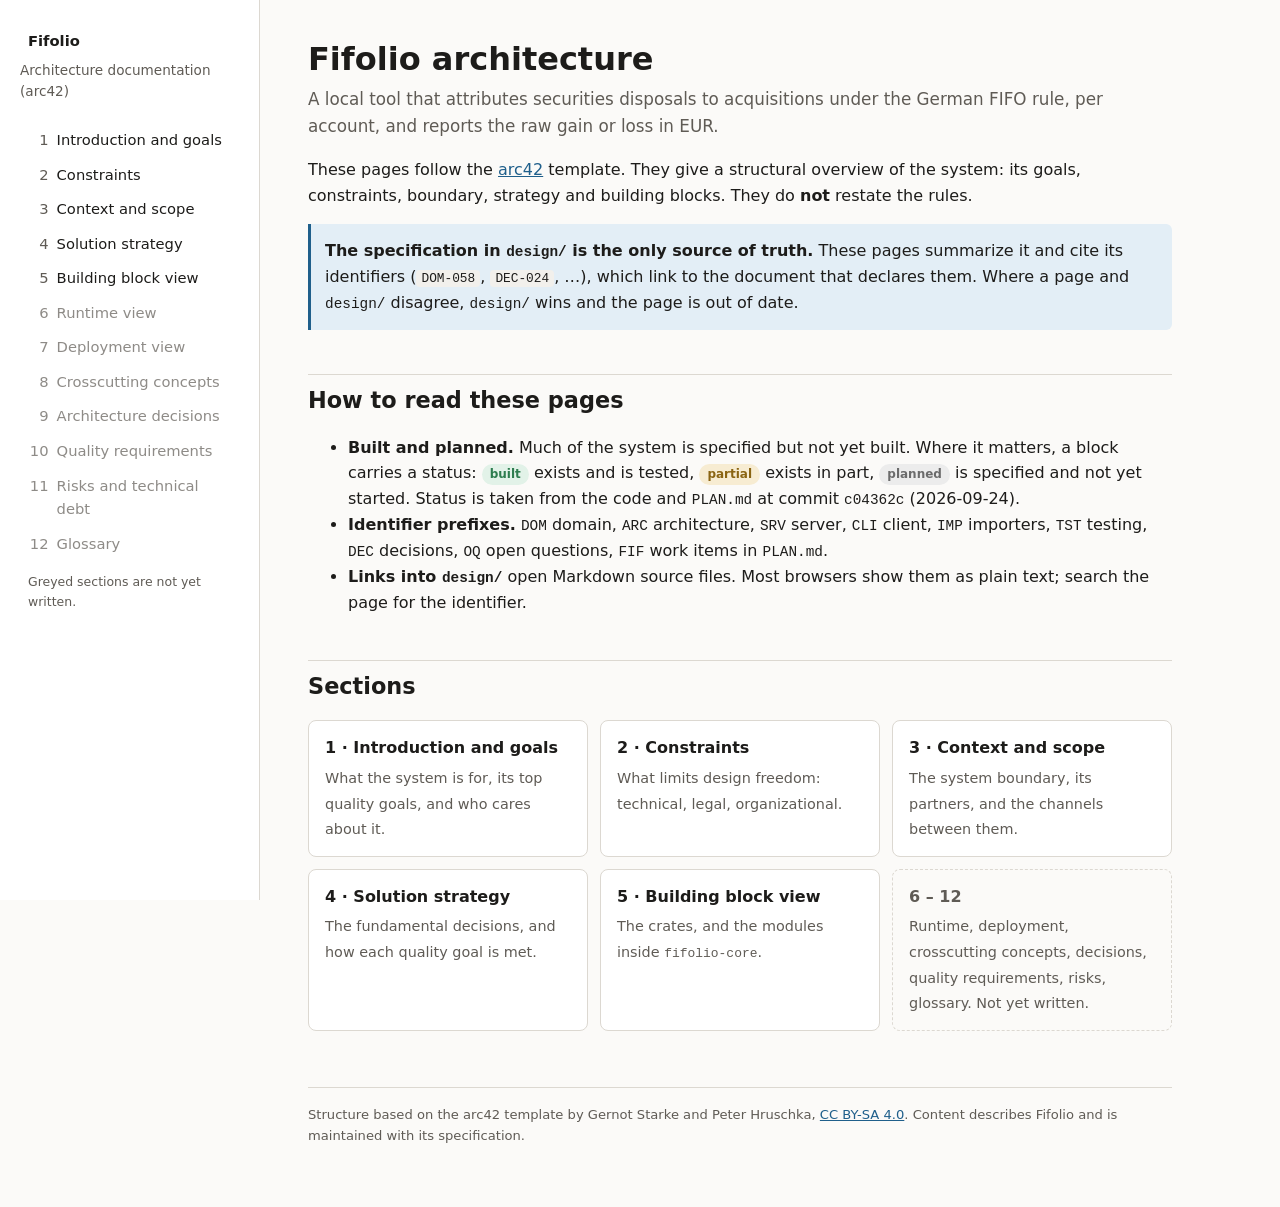
<file: docs/architecture/index.html>
<!DOCTYPE html>
<html lang="en">
<head>
<meta charset="utf-8">
<meta name="viewport" content="width=device-width, initial-scale=1">
<title>Fifolio Architecture</title>
<link rel="stylesheet" href="style.css">
</head>
<body>
<div class="layout">
<nav class="sidebar" aria-label="Sections">
  <a class="brand" href="index.html">Fifolio</a>
  <p class="brand-sub">Architecture documentation (arc42)</p>
  <ol>
    <li><a href="01-introduction-and-goals.html"><span class="num">1</span>Introduction and goals</a></li>
    <li><a href="02-constraints.html"><span class="num">2</span>Constraints</a></li>
    <li><a href="03-context-and-scope.html"><span class="num">3</span>Context and scope</a></li>
    <li><a href="04-solution-strategy.html"><span class="num">4</span>Solution strategy</a></li>
    <li><a href="05-building-block-view.html"><span class="num">5</span>Building block view</a></li>
    <li><span class="todo"><span class="num">6</span>Runtime view</span></li>
    <li><span class="todo"><span class="num">7</span>Deployment view</span></li>
    <li><span class="todo"><span class="num">8</span>Crosscutting concepts</span></li>
    <li><span class="todo"><span class="num">9</span>Architecture decisions</span></li>
    <li><span class="todo"><span class="num">10</span>Quality requirements</span></li>
    <li><span class="todo"><span class="num">11</span>Risks and technical debt</span></li>
    <li><span class="todo"><span class="num">12</span>Glossary</span></li>
  </ol>
  <p class="legend">Greyed sections are not yet written.</p>
</nav>
<main>
  <h1>Fifolio architecture</h1>
  <p class="lead">A local tool that attributes securities disposals to acquisitions under the German FIFO rule, per account, and reports the raw gain or loss in EUR.</p>

  <p>These pages follow the <a href="https://arc42.org/">arc42</a> template. They give a structural overview of the system: its goals, constraints, boundary, strategy and building blocks. They do <strong>not</strong> restate the rules.</p>

  <div class="note">
    <p><strong>The specification in <code>design/</code> is the only source of truth.</strong> These pages summarize it and cite its identifiers (<span class="ref">DOM-058</span>, <span class="ref">DEC-024</span>, …), which link to the document that declares them. Where a page and <code>design/</code> disagree, <code>design/</code> wins and the page is out of date.</p>
  </div>

  <h2>How to read these pages</h2>
  <ul>
    <li><strong>Built and planned.</strong> Much of the system is specified but not yet built. Where it matters, a block carries a status:
      <span class="badge built">built</span> exists and is tested,
      <span class="badge partial">partial</span> exists in part,
      <span class="badge planned">planned</span> is specified and not yet started.
      Status is taken from the code and <code>PLAN.md</code> at commit <code>c04362c</code> (2026-09-24).</li>
    <li><strong>Identifier prefixes.</strong> <code>DOM</code> domain, <code>ARC</code> architecture, <code>SRV</code> server, <code>CLI</code> client, <code>IMP</code> importers, <code>TST</code> testing, <code>DEC</code> decisions, <code>OQ</code> open questions, <code>FIF</code> work items in <code>PLAN.md</code>.</li>
    <li><strong>Links into <code>design/</code></strong> open Markdown source files. Most browsers show them as plain text; search the page for the identifier.</li>
  </ul>

  <h2>Sections</h2>
  <div class="cards">
    <a class="card" href="01-introduction-and-goals.html"><strong>1 · Introduction and goals</strong><span>What the system is for, its top quality goals, and who cares about it.</span></a>
    <a class="card" href="02-constraints.html"><strong>2 · Constraints</strong><span>What limits design freedom: technical, legal, organizational.</span></a>
    <a class="card" href="03-context-and-scope.html"><strong>3 · Context and scope</strong><span>The system boundary, its partners, and the channels between them.</span></a>
    <a class="card" href="04-solution-strategy.html"><strong>4 · Solution strategy</strong><span>The fundamental decisions, and how each quality goal is met.</span></a>
    <a class="card" href="05-building-block-view.html"><strong>5 · Building block view</strong><span>The crates, and the modules inside <code>fifolio-core</code>.</span></a>
    <div class="card todo"><strong>6 – 12</strong><span>Runtime, deployment, crosscutting concepts, decisions, quality requirements, risks, glossary. Not yet written.</span></div>
  </div>

  <footer class="page-footer">
    Structure based on the arc42 template by Gernot Starke and Peter Hruschka, <a href="https://arc42.org/license/">CC BY-SA 4.0</a>. Content describes Fifolio and is maintained with its specification.
  </footer>
</main>
</div>
</body>
</html>
</file>
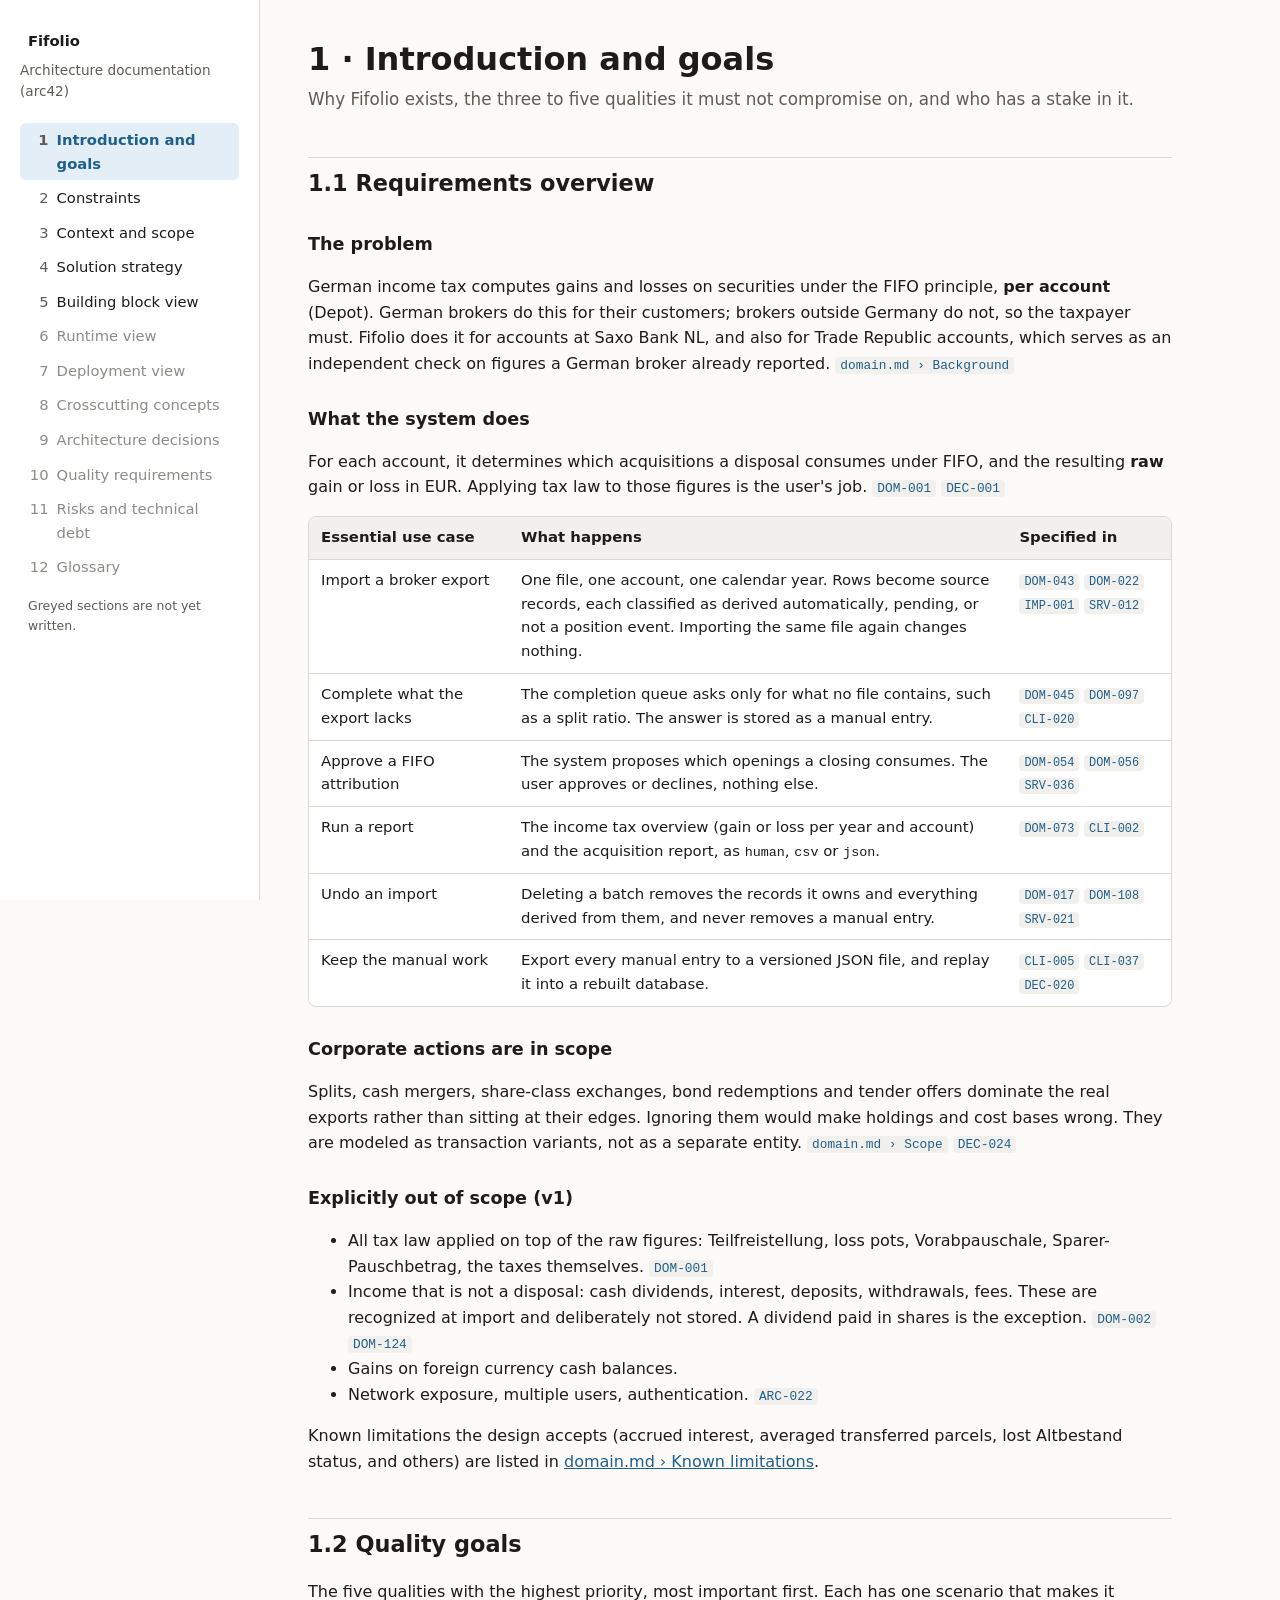
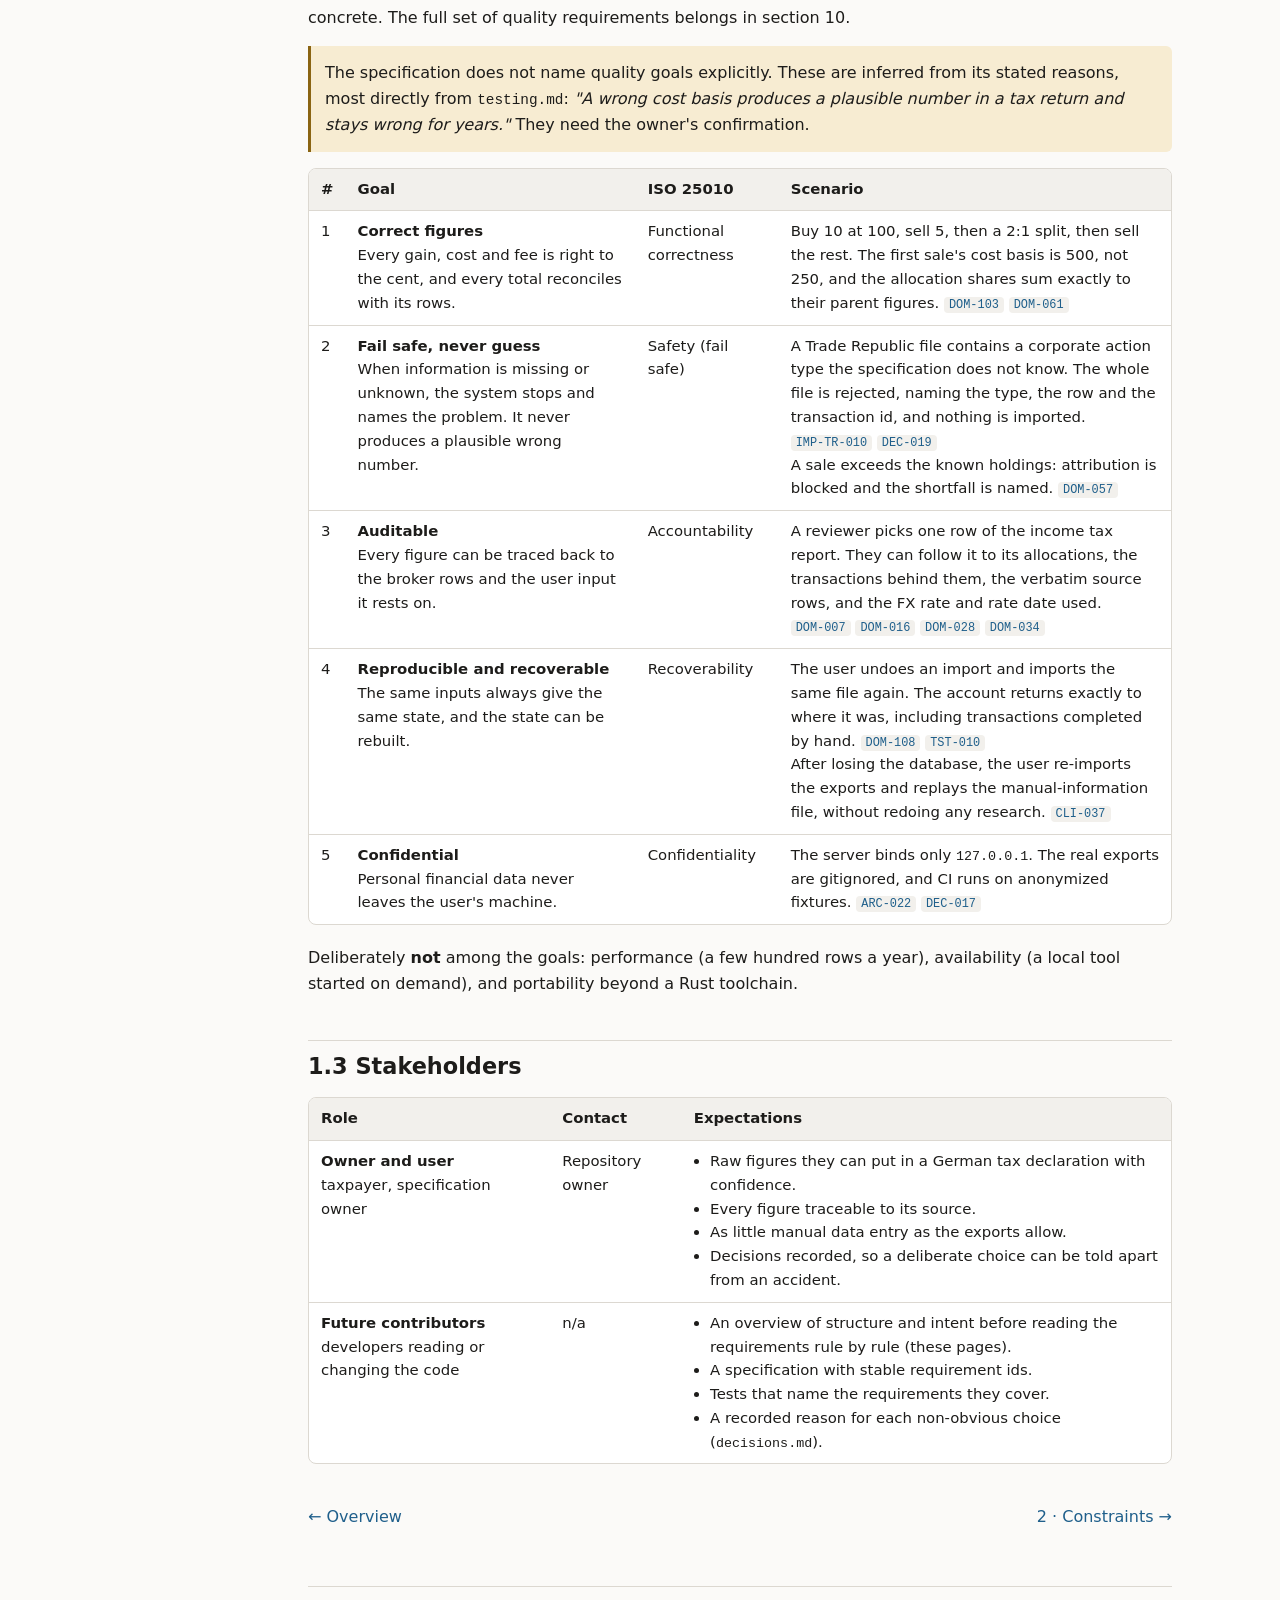
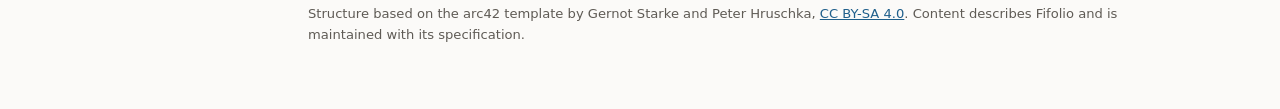
<file: docs/architecture/01-introduction-and-goals.html>
<!DOCTYPE html>
<html lang="en">
<head>
<meta charset="utf-8">
<meta name="viewport" content="width=device-width, initial-scale=1">
<title>Introduction and Goals</title>
<link rel="stylesheet" href="style.css">
</head>
<body>
<div class="layout">
<nav class="sidebar" aria-label="Sections">
  <a class="brand" href="index.html">Fifolio</a>
  <p class="brand-sub">Architecture documentation (arc42)</p>
  <ol>
    <li><a href="01-introduction-and-goals.html" aria-current="page"><span class="num">1</span>Introduction and goals</a></li>
    <li><a href="02-constraints.html"><span class="num">2</span>Constraints</a></li>
    <li><a href="03-context-and-scope.html"><span class="num">3</span>Context and scope</a></li>
    <li><a href="04-solution-strategy.html"><span class="num">4</span>Solution strategy</a></li>
    <li><a href="05-building-block-view.html"><span class="num">5</span>Building block view</a></li>
    <li><span class="todo"><span class="num">6</span>Runtime view</span></li>
    <li><span class="todo"><span class="num">7</span>Deployment view</span></li>
    <li><span class="todo"><span class="num">8</span>Crosscutting concepts</span></li>
    <li><span class="todo"><span class="num">9</span>Architecture decisions</span></li>
    <li><span class="todo"><span class="num">10</span>Quality requirements</span></li>
    <li><span class="todo"><span class="num">11</span>Risks and technical debt</span></li>
    <li><span class="todo"><span class="num">12</span>Glossary</span></li>
  </ol>
  <p class="legend">Greyed sections are not yet written.</p>
</nav>
<main>
  <h1>1 · Introduction and goals</h1>
  <p class="lead">Why Fifolio exists, the three to five qualities it must not compromise on, and who has a stake in it.</p>

  <h2 id="requirements">1.1 Requirements overview</h2>

  <h3>The problem</h3>
  <p>German income tax computes gains and losses on securities under the FIFO principle, <strong>per account</strong> (Depot). German brokers do this for their customers; brokers outside Germany do not, so the taxpayer must. Fifolio does it for accounts at Saxo Bank NL, and also for Trade Republic accounts, which serves as an independent check on figures a German broker already reported. <a class="ref" href="../../design/domain.md">domain.md › Background</a></p>

  <h3>What the system does</h3>
  <p>For each account, it determines which acquisitions a disposal consumes under FIFO, and the resulting <strong>raw</strong> gain or loss in EUR. Applying tax law to those figures is the user's job. <a class="ref" href="../../design/domain.md">DOM-001</a> <a class="ref" href="../../design/decisions.md">DEC-001</a></p>

  <div class="table-wrap"><table>
    <thead><tr><th>Essential use case</th><th>What happens</th><th>Specified in</th></tr></thead>
    <tbody>
      <tr><td>Import a broker export</td><td>One file, one account, one calendar year. Rows become source records, each classified as derived automatically, pending, or not a position event. Importing the same file again changes nothing.</td><td><a class="ref" href="../../design/domain.md">DOM-043</a> <a class="ref" href="../../design/domain.md">DOM-022</a> <a class="ref" href="../../design/importers.md">IMP-001</a> <a class="ref" href="../../design/server.md">SRV-012</a></td></tr>
      <tr><td>Complete what the export lacks</td><td>The completion queue asks only for what no file contains, such as a split ratio. The answer is stored as a manual entry.</td><td><a class="ref" href="../../design/domain.md">DOM-045</a> <a class="ref" href="../../design/domain.md">DOM-097</a> <a class="ref" href="../../design/cli.md">CLI-020</a></td></tr>
      <tr><td>Approve a FIFO attribution</td><td>The system proposes which openings a closing consumes. The user approves or declines, nothing else.</td><td><a class="ref" href="../../design/domain.md">DOM-054</a> <a class="ref" href="../../design/domain.md">DOM-056</a> <a class="ref" href="../../design/server.md">SRV-036</a></td></tr>
      <tr><td>Run a report</td><td>The income tax overview (gain or loss per year and account) and the acquisition report, as <code>human</code>, <code>csv</code> or <code>json</code>.</td><td><a class="ref" href="../../design/domain.md">DOM-073</a> <a class="ref" href="../../design/cli.md">CLI-002</a></td></tr>
      <tr><td>Undo an import</td><td>Deleting a batch removes the records it owns and everything derived from them, and never removes a manual entry.</td><td><a class="ref" href="../../design/domain.md">DOM-017</a> <a class="ref" href="../../design/domain.md">DOM-108</a> <a class="ref" href="../../design/server.md">SRV-021</a></td></tr>
      <tr><td>Keep the manual work</td><td>Export every manual entry to a versioned JSON file, and replay it into a rebuilt database.</td><td><a class="ref" href="../../design/cli.md">CLI-005</a> <a class="ref" href="../../design/cli.md">CLI-037</a> <a class="ref" href="../../design/decisions.md">DEC-020</a></td></tr>
    </tbody>
  </table></div>

  <h3>Corporate actions are in scope</h3>
  <p>Splits, cash mergers, share-class exchanges, bond redemptions and tender offers dominate the real exports rather than sitting at their edges. Ignoring them would make holdings and cost bases wrong. They are modeled as transaction variants, not as a separate entity. <a class="ref" href="../../design/domain.md">domain.md › Scope</a> <a class="ref" href="../../design/decisions.md">DEC-024</a></p>

  <h3>Explicitly out of scope (v1)</h3>
  <ul>
    <li>All tax law applied on top of the raw figures: Teilfreistellung, loss pots, Vorabpauschale, Sparer-Pauschbetrag, the taxes themselves. <a class="ref" href="../../design/domain.md">DOM-001</a></li>
    <li>Income that is not a disposal: cash dividends, interest, deposits, withdrawals, fees. These are recognized at import and deliberately not stored. A dividend paid in shares is the exception. <a class="ref" href="../../design/domain.md">DOM-002</a> <a class="ref" href="../../design/domain.md">DOM-124</a></li>
    <li>Gains on foreign currency cash balances.</li>
    <li>Network exposure, multiple users, authentication. <a class="ref" href="../../design/architecture.md">ARC-022</a></li>
  </ul>
  <p>Known limitations the design accepts (accrued interest, averaged transferred parcels, lost Altbestand status, and others) are listed in <a href="../../design/domain.md">domain.md › Known limitations</a>.</p>

  <h2 id="quality-goals">1.2 Quality goals</h2>
  <p>The five qualities with the highest priority, most important first. Each has one scenario that makes it concrete. The full set of quality requirements belongs in section 10.</p>

  <div class="note warn">
    <p>The specification does not name quality goals explicitly. These are inferred from its stated reasons, most directly from <code>testing.md</code>: <em>"A wrong cost basis produces a plausible number in a tax return and stays wrong for years."</em> They need the owner's confirmation.</p>
  </div>

  <div class="table-wrap"><table>
    <thead><tr><th>#</th><th>Goal</th><th>ISO 25010</th><th>Scenario</th></tr></thead>
    <tbody>
      <tr>
        <td>1</td>
        <td><strong>Correct figures</strong><br>Every gain, cost and fee is right to the cent, and every total reconciles with its rows.</td>
        <td>Functional correctness</td>
        <td>Buy 10 at 100, sell 5, then a 2:1 split, then sell the rest. The first sale's cost basis is 500, not 250, and the allocation shares sum exactly to their parent figures. <a class="ref" href="../../design/domain.md">DOM-103</a> <a class="ref" href="../../design/domain.md">DOM-061</a></td>
      </tr>
      <tr>
        <td>2</td>
        <td><strong>Fail safe, never guess</strong><br>When information is missing or unknown, the system stops and names the problem. It never produces a plausible wrong number.</td>
        <td>Safety (fail safe)</td>
        <td>A Trade Republic file contains a corporate action type the specification does not know. The whole file is rejected, naming the type, the row and the transaction id, and nothing is imported. <a class="ref" href="../../design/importers.md">IMP-TR-010</a> <a class="ref" href="../../design/decisions.md">DEC-019</a><br>A sale exceeds the known holdings: attribution is blocked and the shortfall is named. <a class="ref" href="../../design/domain.md">DOM-057</a></td>
      </tr>
      <tr>
        <td>3</td>
        <td><strong>Auditable</strong><br>Every figure can be traced back to the broker rows and the user input it rests on.</td>
        <td>Accountability</td>
        <td>A reviewer picks one row of the income tax report. They can follow it to its allocations, the transactions behind them, the verbatim source rows, and the FX rate and rate date used. <a class="ref" href="../../design/domain.md">DOM-007</a> <a class="ref" href="../../design/domain.md">DOM-016</a> <a class="ref" href="../../design/domain.md">DOM-028</a> <a class="ref" href="../../design/domain.md">DOM-034</a></td>
      </tr>
      <tr>
        <td>4</td>
        <td><strong>Reproducible and recoverable</strong><br>The same inputs always give the same state, and the state can be rebuilt.</td>
        <td>Recoverability</td>
        <td>The user undoes an import and imports the same file again. The account returns exactly to where it was, including transactions completed by hand. <a class="ref" href="../../design/domain.md">DOM-108</a> <a class="ref" href="../../design/testing.md">TST-010</a><br>After losing the database, the user re-imports the exports and replays the manual-information file, without redoing any research. <a class="ref" href="../../design/cli.md">CLI-037</a></td>
      </tr>
      <tr>
        <td>5</td>
        <td><strong>Confidential</strong><br>Personal financial data never leaves the user's machine.</td>
        <td>Confidentiality</td>
        <td>The server binds only <code>127.0.0.1</code>. The real exports are gitignored, and CI runs on anonymized fixtures. <a class="ref" href="../../design/architecture.md">ARC-022</a> <a class="ref" href="../../design/decisions.md">DEC-017</a></td>
      </tr>
    </tbody>
  </table></div>

  <p>Deliberately <strong>not</strong> among the goals: performance (a few hundred rows a year), availability (a local tool started on demand), and portability beyond a Rust toolchain.</p>

  <h2 id="stakeholders">1.3 Stakeholders</h2>
  <div class="table-wrap"><table>
    <thead><tr><th>Role</th><th>Contact</th><th>Expectations</th></tr></thead>
    <tbody>
      <tr>
        <td><strong>Owner and user</strong><br>taxpayer, specification owner</td>
        <td>Repository owner</td>
        <td>
          <ul>
            <li>Raw figures they can put in a German tax declaration with confidence.</li>
            <li>Every figure traceable to its source.</li>
            <li>As little manual data entry as the exports allow.</li>
            <li>Decisions recorded, so a deliberate choice can be told apart from an accident.</li>
          </ul>
        </td>
      </tr>
      <tr>
        <td><strong>Future contributors</strong><br>developers reading or changing the code</td>
        <td>n/a</td>
        <td>
          <ul>
            <li>An overview of structure and intent before reading the requirements rule by rule (these pages).</li>
            <li>A specification with stable requirement ids.</li>
            <li>Tests that name the requirements they cover.</li>
            <li>A recorded reason for each non-obvious choice (<code>decisions.md</code>).</li>
          </ul>
        </td>
      </tr>
    </tbody>
  </table></div>

  <div class="pager">
    <a href="index.html">← Overview</a>
    <a href="02-constraints.html">2 · Constraints →</a>
  </div>

  <footer class="page-footer">
    Structure based on the arc42 template by Gernot Starke and Peter Hruschka, <a href="https://arc42.org/license/">CC BY-SA 4.0</a>. Content describes Fifolio and is maintained with its specification.
  </footer>
</main>
</div>
</body>
</html>
</file>
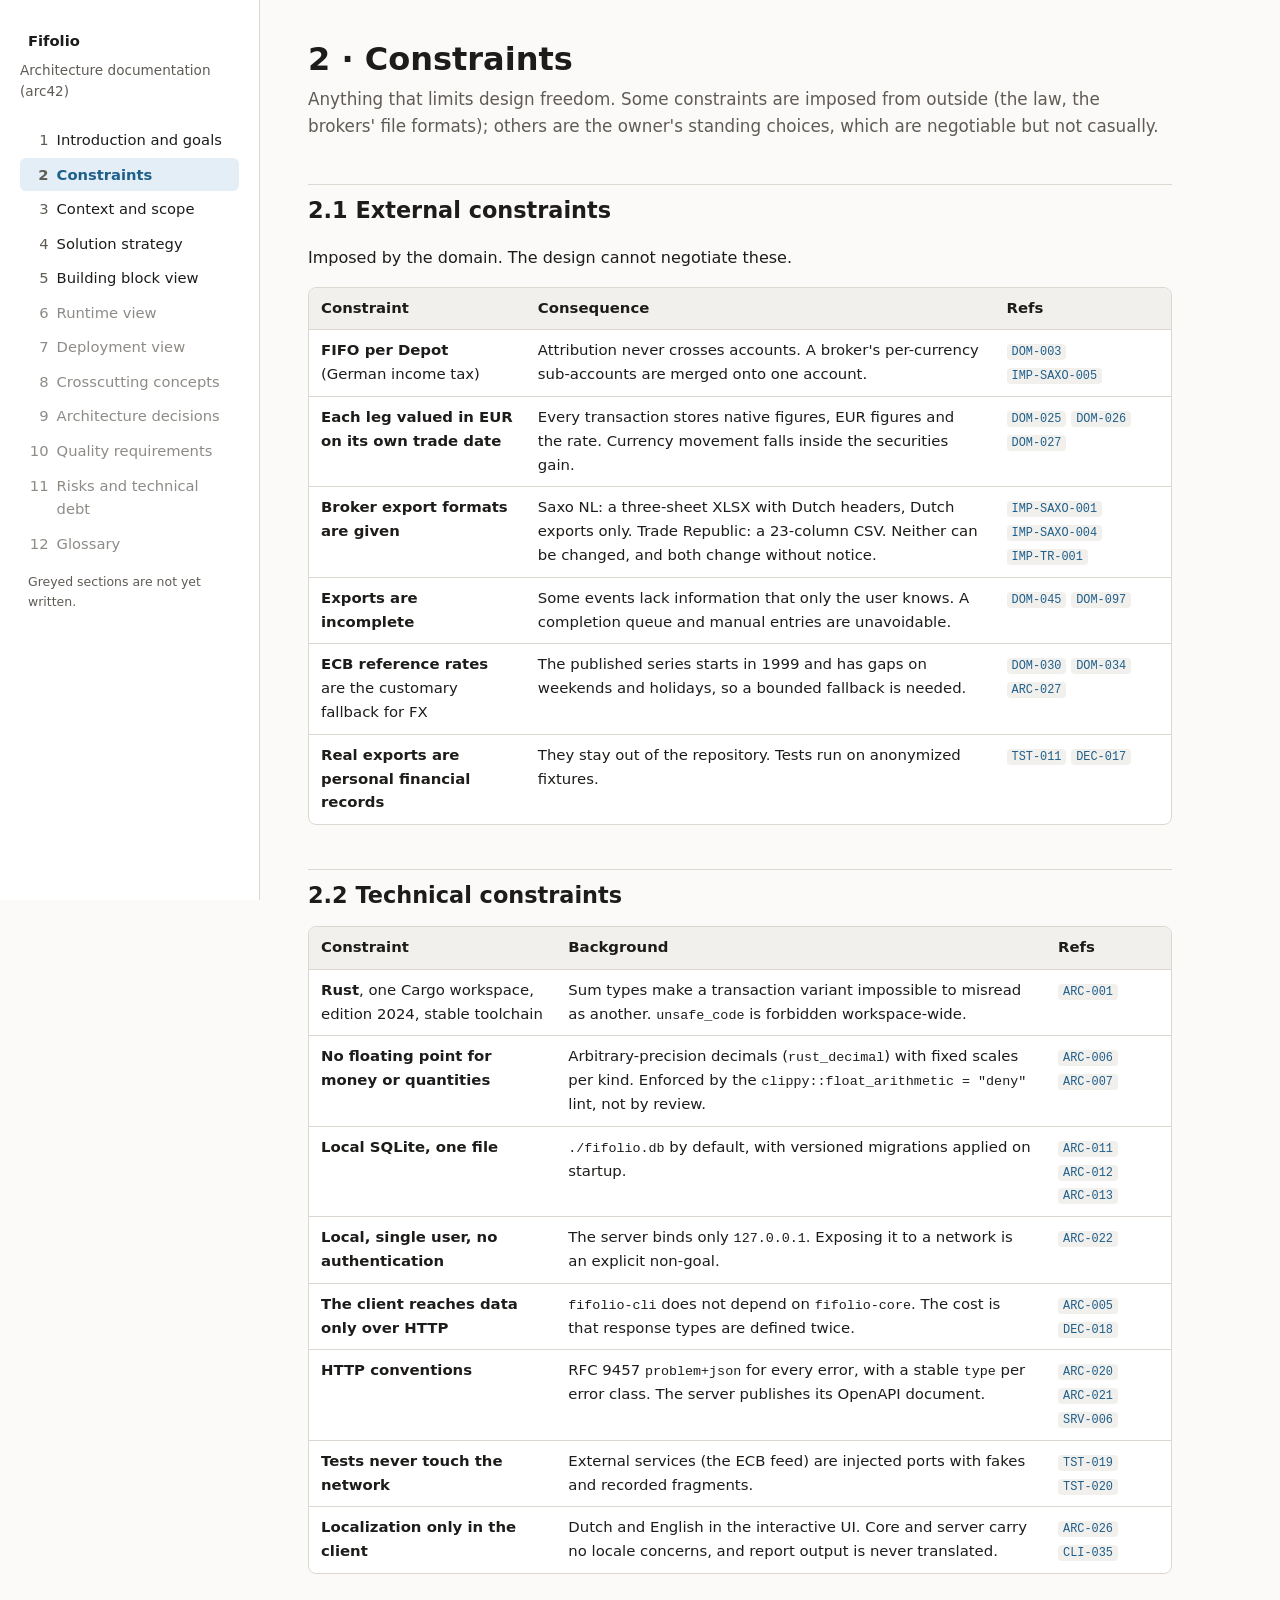
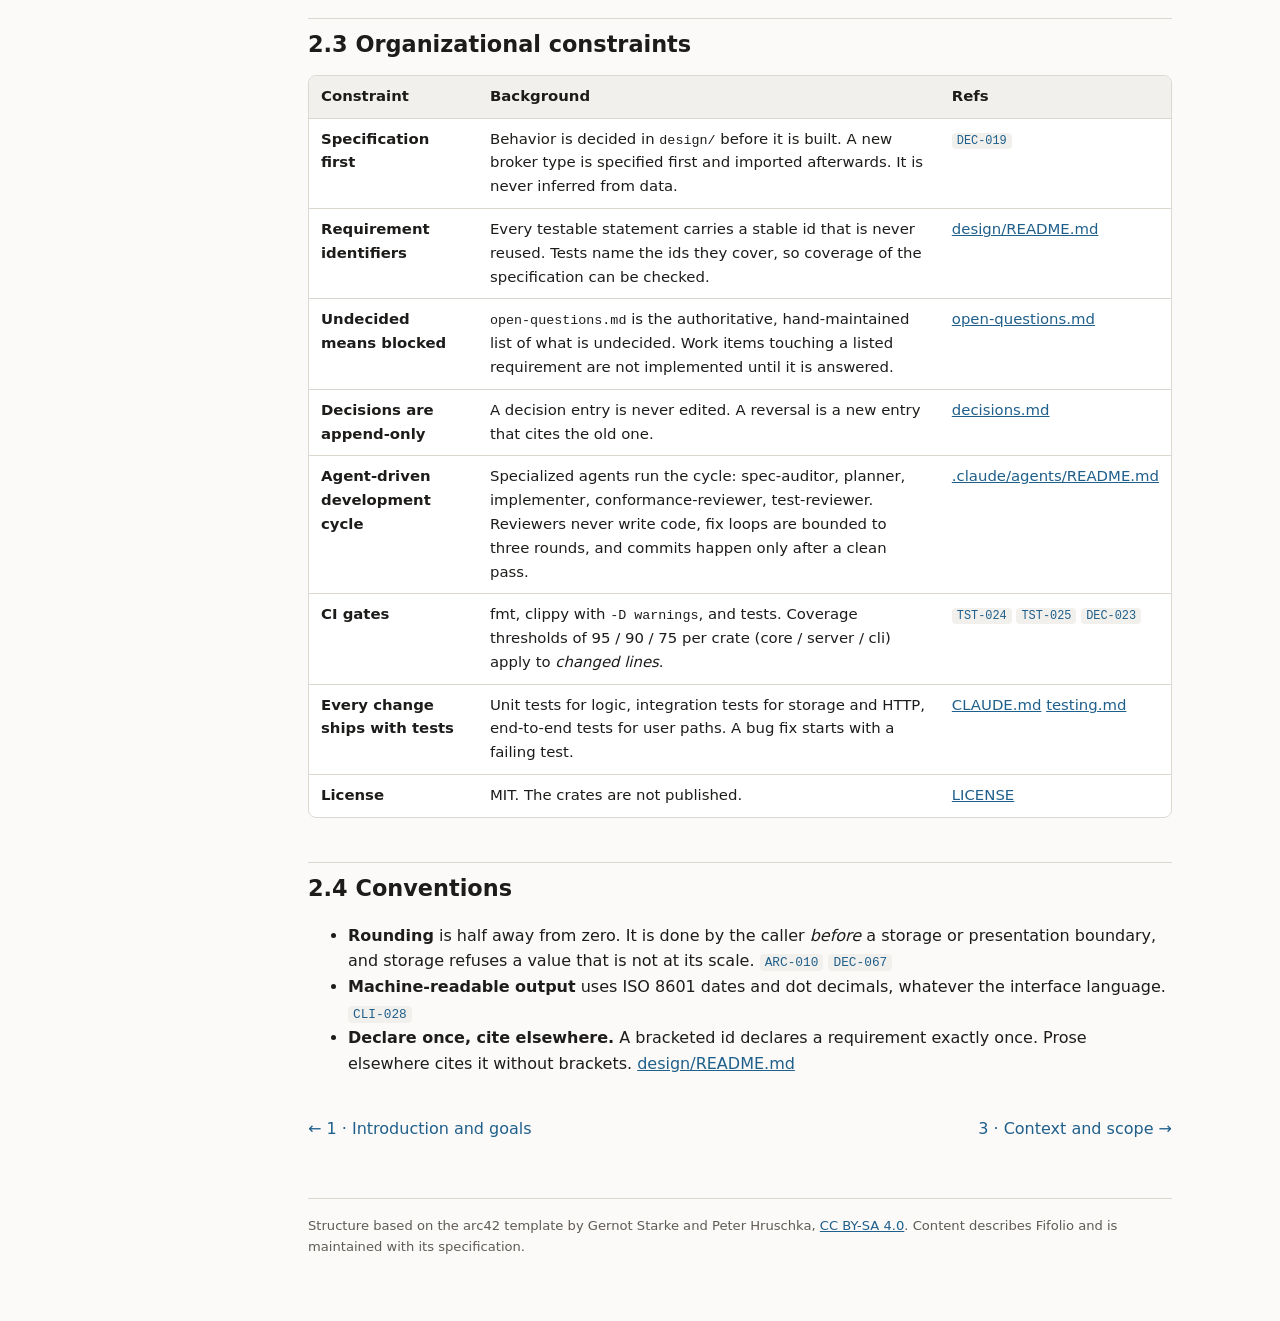
<file: docs/architecture/02-constraints.html>
<!DOCTYPE html>
<html lang="en">
<head>
<meta charset="utf-8">
<meta name="viewport" content="width=device-width, initial-scale=1">
<title>Architecture Constraints</title>
<link rel="stylesheet" href="style.css">
</head>
<body>
<div class="layout">
<nav class="sidebar" aria-label="Sections">
  <a class="brand" href="index.html">Fifolio</a>
  <p class="brand-sub">Architecture documentation (arc42)</p>
  <ol>
    <li><a href="01-introduction-and-goals.html"><span class="num">1</span>Introduction and goals</a></li>
    <li><a href="02-constraints.html" aria-current="page"><span class="num">2</span>Constraints</a></li>
    <li><a href="03-context-and-scope.html"><span class="num">3</span>Context and scope</a></li>
    <li><a href="04-solution-strategy.html"><span class="num">4</span>Solution strategy</a></li>
    <li><a href="05-building-block-view.html"><span class="num">5</span>Building block view</a></li>
    <li><span class="todo"><span class="num">6</span>Runtime view</span></li>
    <li><span class="todo"><span class="num">7</span>Deployment view</span></li>
    <li><span class="todo"><span class="num">8</span>Crosscutting concepts</span></li>
    <li><span class="todo"><span class="num">9</span>Architecture decisions</span></li>
    <li><span class="todo"><span class="num">10</span>Quality requirements</span></li>
    <li><span class="todo"><span class="num">11</span>Risks and technical debt</span></li>
    <li><span class="todo"><span class="num">12</span>Glossary</span></li>
  </ol>
  <p class="legend">Greyed sections are not yet written.</p>
</nav>
<main>
  <h1>2 · Constraints</h1>
  <p class="lead">Anything that limits design freedom. Some constraints are imposed from outside (the law, the brokers' file formats); others are the owner's standing choices, which are negotiable but not casually.</p>

  <h2 id="external">2.1 External constraints</h2>
  <p>Imposed by the domain. The design cannot negotiate these.</p>
  <div class="table-wrap"><table>
    <thead><tr><th>Constraint</th><th>Consequence</th><th>Refs</th></tr></thead>
    <tbody>
      <tr><td><strong>FIFO per Depot</strong> (German income tax)</td><td>Attribution never crosses accounts. A broker's per-currency sub-accounts are merged onto one account.</td><td><a class="ref" href="../../design/domain.md">DOM-003</a> <a class="ref" href="../../design/importers.md">IMP-SAXO-005</a></td></tr>
      <tr><td><strong>Each leg valued in EUR on its own trade date</strong></td><td>Every transaction stores native figures, EUR figures and the rate. Currency movement falls inside the securities gain.</td><td><a class="ref" href="../../design/domain.md">DOM-025</a> <a class="ref" href="../../design/domain.md">DOM-026</a> <a class="ref" href="../../design/domain.md">DOM-027</a></td></tr>
      <tr><td><strong>Broker export formats are given</strong></td><td>Saxo NL: a three-sheet XLSX with Dutch headers, Dutch exports only. Trade Republic: a 23-column CSV. Neither can be changed, and both change without notice.</td><td><a class="ref" href="../../design/importers.md">IMP-SAXO-001</a> <a class="ref" href="../../design/importers.md">IMP-SAXO-004</a> <a class="ref" href="../../design/importers.md">IMP-TR-001</a></td></tr>
      <tr><td><strong>Exports are incomplete</strong></td><td>Some events lack information that only the user knows. A completion queue and manual entries are unavoidable.</td><td><a class="ref" href="../../design/domain.md">DOM-045</a> <a class="ref" href="../../design/domain.md">DOM-097</a></td></tr>
      <tr><td><strong>ECB reference rates</strong> are the customary fallback for FX</td><td>The published series starts in 1999 and has gaps on weekends and holidays, so a bounded fallback is needed.</td><td><a class="ref" href="../../design/domain.md">DOM-030</a> <a class="ref" href="../../design/domain.md">DOM-034</a> <a class="ref" href="../../design/architecture.md">ARC-027</a></td></tr>
      <tr><td><strong>Real exports are personal financial records</strong></td><td>They stay out of the repository. Tests run on anonymized fixtures.</td><td><a class="ref" href="../../design/testing.md">TST-011</a> <a class="ref" href="../../design/decisions.md">DEC-017</a></td></tr>
    </tbody>
  </table></div>

  <h2 id="technical">2.2 Technical constraints</h2>
  <div class="table-wrap"><table>
    <thead><tr><th>Constraint</th><th>Background</th><th>Refs</th></tr></thead>
    <tbody>
      <tr><td><strong>Rust</strong>, one Cargo workspace, edition 2024, stable toolchain</td><td>Sum types make a transaction variant impossible to misread as another. <code>unsafe_code</code> is forbidden workspace-wide.</td><td><a class="ref" href="../../design/architecture.md">ARC-001</a></td></tr>
      <tr><td><strong>No floating point for money or quantities</strong></td><td>Arbitrary-precision decimals (<code>rust_decimal</code>) with fixed scales per kind. Enforced by the <code>clippy::float_arithmetic = "deny"</code> lint, not by review.</td><td><a class="ref" href="../../design/architecture.md">ARC-006</a> <a class="ref" href="../../design/architecture.md">ARC-007</a></td></tr>
      <tr><td><strong>Local SQLite, one file</strong></td><td><code>./fifolio.db</code> by default, with versioned migrations applied on startup.</td><td><a class="ref" href="../../design/architecture.md">ARC-011</a> <a class="ref" href="../../design/architecture.md">ARC-012</a> <a class="ref" href="../../design/architecture.md">ARC-013</a></td></tr>
      <tr><td><strong>Local, single user, no authentication</strong></td><td>The server binds only <code>127.0.0.1</code>. Exposing it to a network is an explicit non-goal.</td><td><a class="ref" href="../../design/architecture.md">ARC-022</a></td></tr>
      <tr><td><strong>The client reaches data only over HTTP</strong></td><td><code>fifolio-cli</code> does not depend on <code>fifolio-core</code>. The cost is that response types are defined twice.</td><td><a class="ref" href="../../design/architecture.md">ARC-005</a> <a class="ref" href="../../design/decisions.md">DEC-018</a></td></tr>
      <tr><td><strong>HTTP conventions</strong></td><td>RFC 9457 <code>problem+json</code> for every error, with a stable <code>type</code> per error class. The server publishes its OpenAPI document.</td><td><a class="ref" href="../../design/architecture.md">ARC-020</a> <a class="ref" href="../../design/architecture.md">ARC-021</a> <a class="ref" href="../../design/server.md">SRV-006</a></td></tr>
      <tr><td><strong>Tests never touch the network</strong></td><td>External services (the ECB feed) are injected ports with fakes and recorded fragments.</td><td><a class="ref" href="../../design/testing.md">TST-019</a> <a class="ref" href="../../design/testing.md">TST-020</a></td></tr>
      <tr><td><strong>Localization only in the client</strong></td><td>Dutch and English in the interactive UI. Core and server carry no locale concerns, and report output is never translated.</td><td><a class="ref" href="../../design/architecture.md">ARC-026</a> <a class="ref" href="../../design/cli.md">CLI-035</a></td></tr>
    </tbody>
  </table></div>

  <h2 id="organizational">2.3 Organizational constraints</h2>
  <div class="table-wrap"><table>
    <thead><tr><th>Constraint</th><th>Background</th><th>Refs</th></tr></thead>
    <tbody>
      <tr><td><strong>Specification first</strong></td><td>Behavior is decided in <code>design/</code> before it is built. A new broker type is specified first and imported afterwards. It is never inferred from data.</td><td><a class="ref" href="../../design/decisions.md">DEC-019</a></td></tr>
      <tr><td><strong>Requirement identifiers</strong></td><td>Every testable statement carries a stable id that is never reused. Tests name the ids they cover, so coverage of the specification can be checked.</td><td><a href="../../design/README.md">design/README.md</a></td></tr>
      <tr><td><strong>Undecided means blocked</strong></td><td><code>open-questions.md</code> is the authoritative, hand-maintained list of what is undecided. Work items touching a listed requirement are not implemented until it is answered.</td><td><a href="../../design/open-questions.md">open-questions.md</a></td></tr>
      <tr><td><strong>Decisions are append-only</strong></td><td>A decision entry is never edited. A reversal is a new entry that cites the old one.</td><td><a href="../../design/decisions.md">decisions.md</a></td></tr>
      <tr><td><strong>Agent-driven development cycle</strong></td><td>Specialized agents run the cycle: spec-auditor, planner, implementer, conformance-reviewer, test-reviewer. Reviewers never write code, fix loops are bounded to three rounds, and commits happen only after a clean pass.</td><td><a href="../../.claude/agents/README.md">.claude/agents/README.md</a></td></tr>
      <tr><td><strong>CI gates</strong></td><td>fmt, clippy with <code>-D warnings</code>, and tests. Coverage thresholds of 95 / 90 / 75 per crate (core / server / cli) apply to <em>changed lines</em>.</td><td><a class="ref" href="../../design/testing.md">TST-024</a> <a class="ref" href="../../design/testing.md">TST-025</a> <a class="ref" href="../../design/decisions.md">DEC-023</a></td></tr>
      <tr><td><strong>Every change ships with tests</strong></td><td>Unit tests for logic, integration tests for storage and HTTP, end-to-end tests for user paths. A bug fix starts with a failing test.</td><td><a href="../../CLAUDE.md">CLAUDE.md</a> <a href="../../design/testing.md">testing.md</a></td></tr>
      <tr><td><strong>License</strong></td><td>MIT. The crates are not published.</td><td><a href="../../LICENSE">LICENSE</a></td></tr>
    </tbody>
  </table></div>

  <h2 id="conventions">2.4 Conventions</h2>
  <ul>
    <li><strong>Rounding</strong> is half away from zero. It is done by the caller <em>before</em> a storage or presentation boundary, and storage refuses a value that is not at its scale. <a class="ref" href="../../design/architecture.md">ARC-010</a> <a class="ref" href="../../design/decisions.md">DEC-067</a></li>
    <li><strong>Machine-readable output</strong> uses ISO 8601 dates and dot decimals, whatever the interface language. <a class="ref" href="../../design/cli.md">CLI-028</a></li>
    <li><strong>Declare once, cite elsewhere.</strong> A bracketed id declares a requirement exactly once. Prose elsewhere cites it without brackets. <a href="../../design/README.md">design/README.md</a></li>
  </ul>

  <div class="pager">
    <a href="01-introduction-and-goals.html">← 1 · Introduction and goals</a>
    <a href="03-context-and-scope.html">3 · Context and scope →</a>
  </div>

  <footer class="page-footer">
    Structure based on the arc42 template by Gernot Starke and Peter Hruschka, <a href="https://arc42.org/license/">CC BY-SA 4.0</a>. Content describes Fifolio and is maintained with its specification.
  </footer>
</main>
</div>
</body>
</html>
</file>
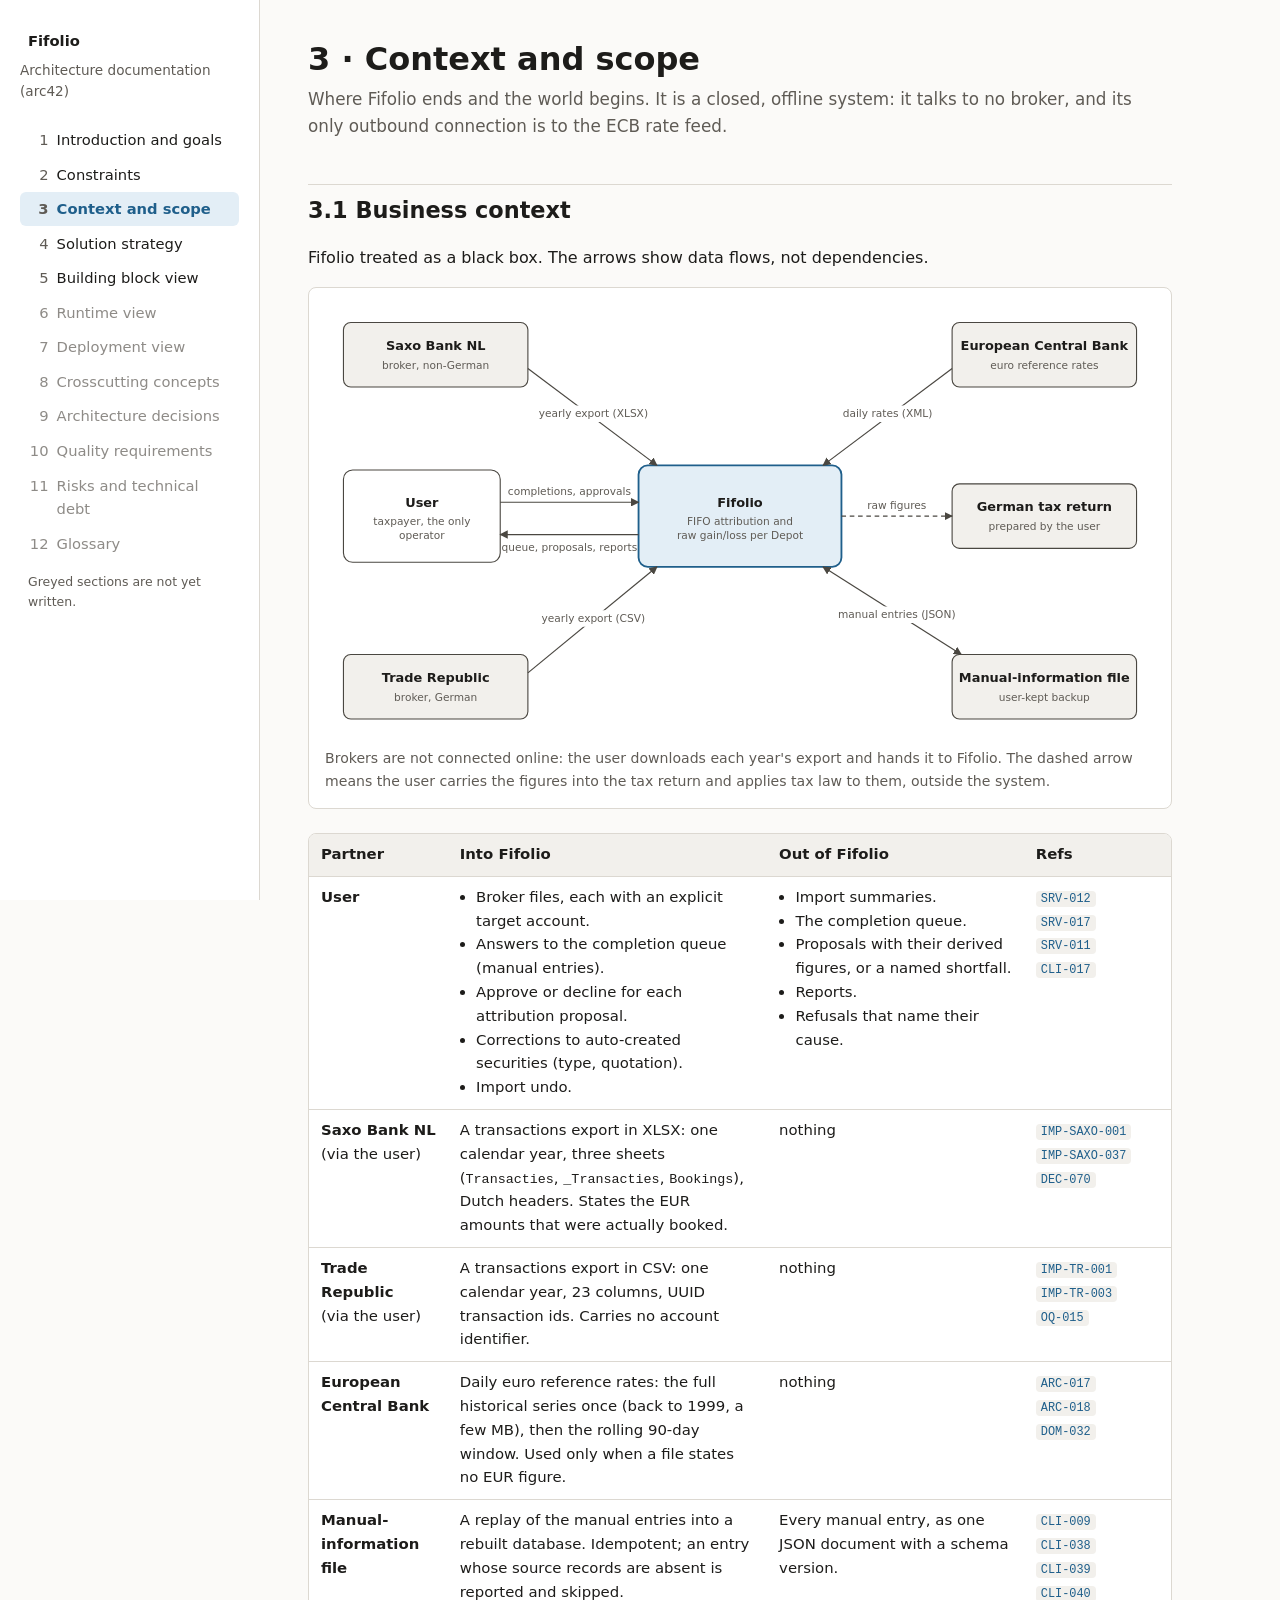
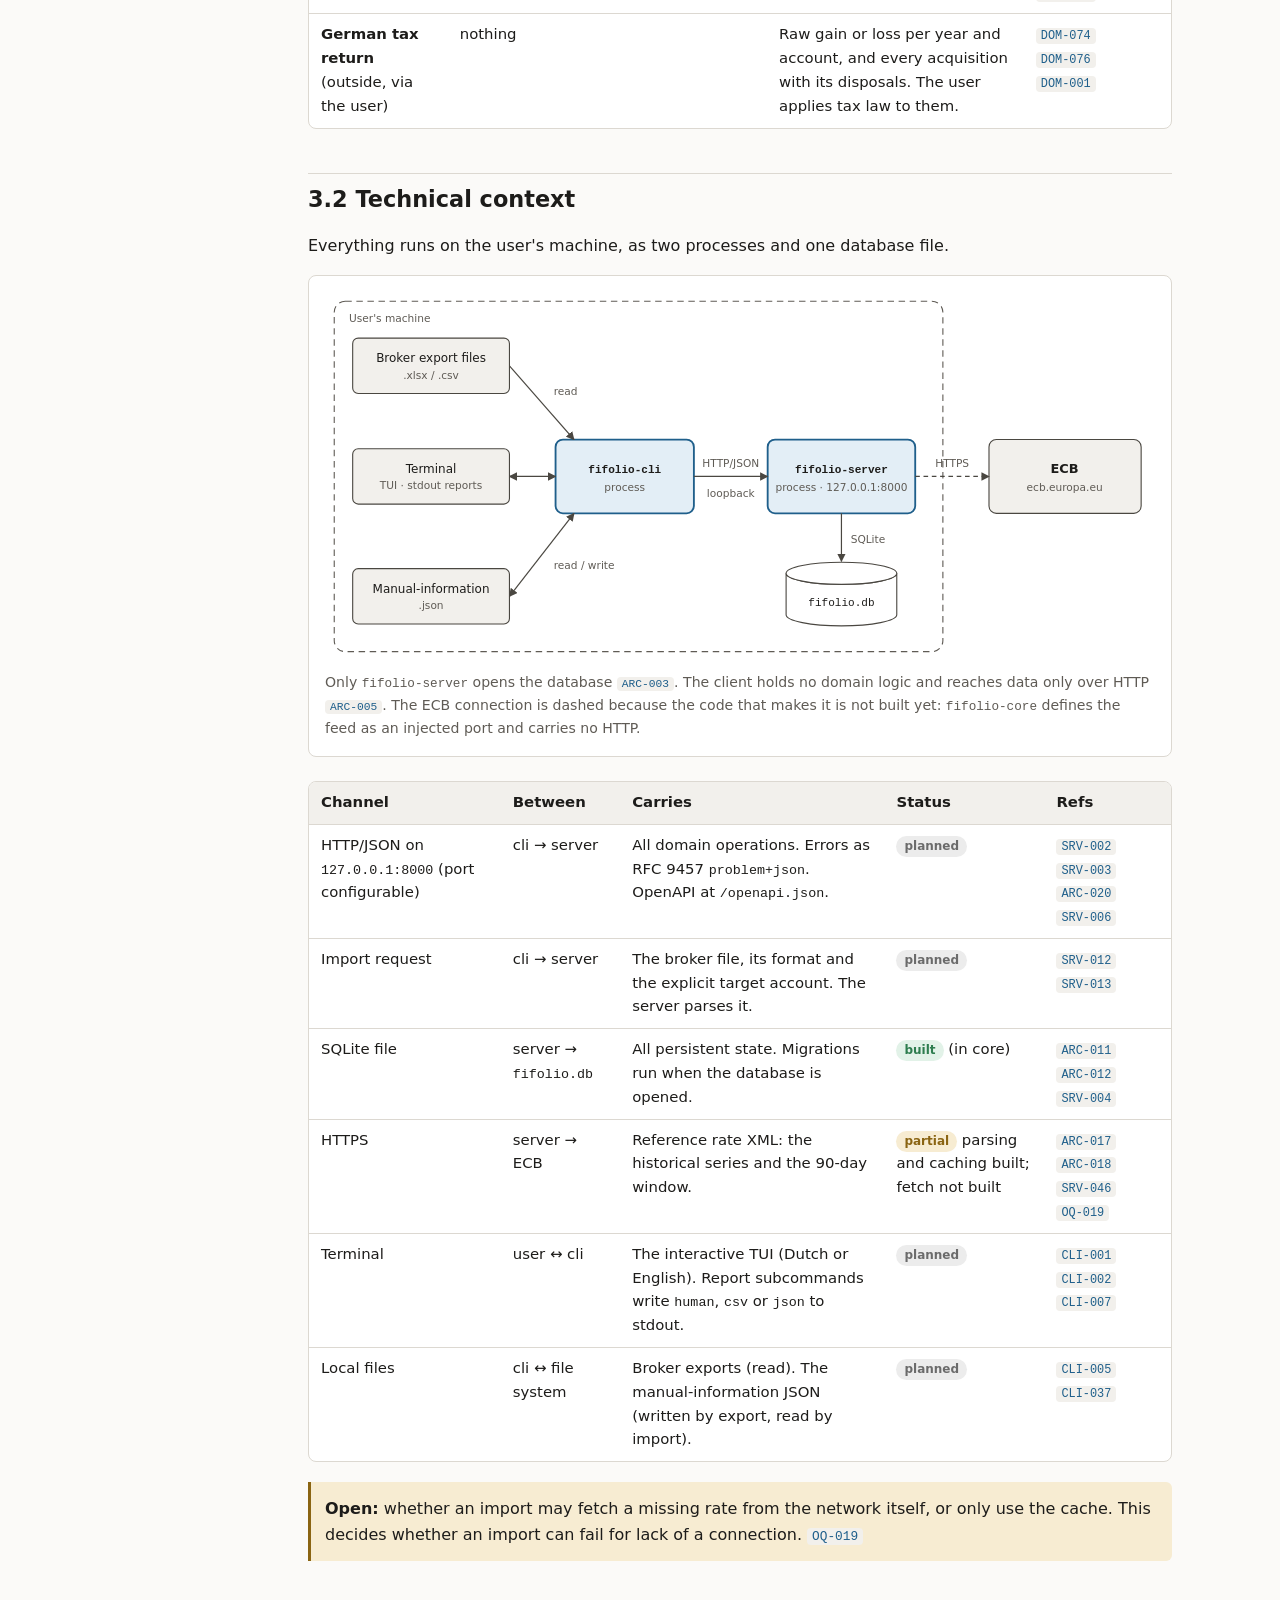
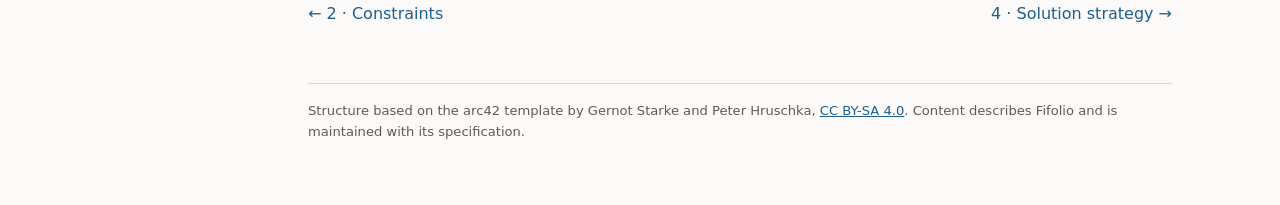
<file: docs/architecture/03-context-and-scope.html>
<!DOCTYPE html>
<html lang="en">
<head>
<meta charset="utf-8">
<meta name="viewport" content="width=device-width, initial-scale=1">
<title>Context and Scope</title>
<link rel="stylesheet" href="style.css">
</head>
<body>
<div class="layout">
<nav class="sidebar" aria-label="Sections">
  <a class="brand" href="index.html">Fifolio</a>
  <p class="brand-sub">Architecture documentation (arc42)</p>
  <ol>
    <li><a href="01-introduction-and-goals.html"><span class="num">1</span>Introduction and goals</a></li>
    <li><a href="02-constraints.html"><span class="num">2</span>Constraints</a></li>
    <li><a href="03-context-and-scope.html" aria-current="page"><span class="num">3</span>Context and scope</a></li>
    <li><a href="04-solution-strategy.html"><span class="num">4</span>Solution strategy</a></li>
    <li><a href="05-building-block-view.html"><span class="num">5</span>Building block view</a></li>
    <li><span class="todo"><span class="num">6</span>Runtime view</span></li>
    <li><span class="todo"><span class="num">7</span>Deployment view</span></li>
    <li><span class="todo"><span class="num">8</span>Crosscutting concepts</span></li>
    <li><span class="todo"><span class="num">9</span>Architecture decisions</span></li>
    <li><span class="todo"><span class="num">10</span>Quality requirements</span></li>
    <li><span class="todo"><span class="num">11</span>Risks and technical debt</span></li>
    <li><span class="todo"><span class="num">12</span>Glossary</span></li>
  </ol>
  <p class="legend">Greyed sections are not yet written.</p>
</nav>
<main>
  <h1>3 · Context and scope</h1>
  <p class="lead">Where Fifolio ends and the world begins. It is a closed, offline system: it talks to no broker, and its only outbound connection is to the ECB rate feed.</p>

  <h2 id="business">3.1 Business context</h2>
  <p>Fifolio treated as a black box. The arrows show data flows, not dependencies.</p>

  <figure class="diagram">
    <svg viewBox="0 0 900 470" role="img" aria-labelledby="bc-title">
      <title id="bc-title">Business context: the user, two brokers' exports, the ECB, the manual-information file and the tax return around Fifolio</title>
      <defs>
        <marker id="bc-arrow" viewBox="0 0 10 10" refX="9" refY="5" markerWidth="7" markerHeight="7" orient="auto-start-reverse"><path class="arrowhead" d="M0,0 L10,5 L0,10 z"/></marker>
      </defs>

      <!-- Fifolio -->
      <rect class="focus" x="340" y="175" width="220" height="110" rx="10"/>
      <text class="title" x="450" y="220" text-anchor="middle">Fifolio</text>
      <text class="small" x="450" y="240" text-anchor="middle">FIFO attribution and</text>
      <text class="small" x="450" y="255" text-anchor="middle">raw gain/loss per Depot</text>

      <!-- User -->
      <rect class="box" x="20" y="180" width="170" height="100" rx="10"/>
      <text class="title" x="105" y="220" text-anchor="middle">User</text>
      <text class="small" x="105" y="240" text-anchor="middle">taxpayer, the only</text>
      <text class="small" x="105" y="255" text-anchor="middle">operator</text>

      <!-- Saxo -->
      <rect class="ext" x="20" y="20" width="200" height="70" rx="8"/>
      <text class="title" x="120" y="50" text-anchor="middle">Saxo Bank NL</text>
      <text class="small" x="120" y="70" text-anchor="middle">broker, non-German</text>

      <!-- Trade Republic -->
      <rect class="ext" x="20" y="380" width="200" height="70" rx="8"/>
      <text class="title" x="120" y="410" text-anchor="middle">Trade Republic</text>
      <text class="small" x="120" y="430" text-anchor="middle">broker, German</text>

      <!-- ECB -->
      <rect class="ext" x="680" y="20" width="200" height="70" rx="8"/>
      <text class="title" x="780" y="50" text-anchor="middle">European Central Bank</text>
      <text class="small" x="780" y="70" text-anchor="middle">euro reference rates</text>

      <!-- Tax return -->
      <rect class="ext" x="680" y="195" width="200" height="70" rx="8"/>
      <text class="title" x="780" y="225" text-anchor="middle">German tax return</text>
      <text class="small" x="780" y="245" text-anchor="middle">prepared by the user</text>

      <!-- Manual info file -->
      <rect class="ext" x="680" y="380" width="200" height="70" rx="8"/>
      <text class="title" x="780" y="410" text-anchor="middle">Manual-information file</text>
      <text class="small" x="780" y="430" text-anchor="middle">user-kept backup</text>

      <!-- Saxo -> Fifolio -->
      <path class="edge" d="M220,70 L360,175" marker-end="url(#bc-arrow)"/>
      <rect class="label-bg" x="222" y="110" width="138" height="18" rx="3"/>
      <text class="small" x="291" y="123" text-anchor="middle">yearly export (XLSX)</text>

      <!-- TR -> Fifolio -->
      <path class="edge" d="M220,400 L360,285" marker-end="url(#bc-arrow)"/>
      <rect class="label-bg" x="222" y="332" width="138" height="18" rx="3"/>
      <text class="small" x="291" y="345" text-anchor="middle">yearly export (CSV)</text>

      <!-- User <-> Fifolio -->
      <path class="edge" d="M190,215 L340,215" marker-end="url(#bc-arrow)"/>
      <text class="small" x="265" y="207" text-anchor="middle">completions, approvals</text>
      <path class="edge" d="M340,250 L190,250" marker-end="url(#bc-arrow)"/>
      <text class="small" x="265" y="268" text-anchor="middle">queue, proposals, reports</text>

      <!-- ECB -> Fifolio -->
      <path class="edge" d="M680,70 L540,175" marker-end="url(#bc-arrow)"/>
      <rect class="label-bg" x="545" y="110" width="130" height="18" rx="3"/>
      <text class="small" x="610" y="123" text-anchor="middle">daily rates (XML)</text>

      <!-- Fifolio -> Tax return -->
      <path class="edge dashed" d="M560,230 L680,230" marker-end="url(#bc-arrow)"/>
      <text class="small" x="620" y="222" text-anchor="middle">raw figures</text>

      <!-- Fifolio <-> manual file -->
      <path class="edge" d="M540,285 L690,380" marker-start="url(#bc-arrow)" marker-end="url(#bc-arrow)"/>
      <rect class="label-bg" x="560" y="328" width="120" height="18" rx="3"/>
      <text class="small" x="620" y="341" text-anchor="middle">manual entries (JSON)</text>
    </svg>
    <figcaption>Brokers are not connected online: the user downloads each year's export and hands it to Fifolio. The dashed arrow means the user carries the figures into the tax return and applies tax law to them, outside the system.</figcaption>
  </figure>

  <div class="table-wrap"><table>
    <thead><tr><th>Partner</th><th>Into Fifolio</th><th>Out of Fifolio</th><th>Refs</th></tr></thead>
    <tbody>
      <tr>
        <td><strong>User</strong></td>
        <td>
          <ul>
            <li>Broker files, each with an explicit target account.</li>
            <li>Answers to the completion queue (manual entries).</li>
            <li>Approve or decline for each attribution proposal.</li>
            <li>Corrections to auto-created securities (type, quotation).</li>
            <li>Import undo.</li>
          </ul>
        </td>
        <td>
          <ul>
            <li>Import summaries.</li>
            <li>The completion queue.</li>
            <li>Proposals with their derived figures, or a named shortfall.</li>
            <li>Reports.</li>
            <li>Refusals that name their cause.</li>
          </ul>
        </td>
        <td><a class="ref" href="../../design/server.md">SRV-012</a> <a class="ref" href="../../design/server.md">SRV-017</a> <a class="ref" href="../../design/server.md">SRV-011</a> <a class="ref" href="../../design/cli.md">CLI-017</a></td>
      </tr>
      <tr>
        <td><strong>Saxo Bank NL</strong><br>(via the user)</td>
        <td>A transactions export in XLSX: one calendar year, three sheets (<code>Transacties</code>, <code>_Transacties</code>, <code>Bookings</code>), Dutch headers. States the EUR amounts that were actually booked.</td>
        <td>nothing</td>
        <td><a class="ref" href="../../design/importers.md">IMP-SAXO-001</a> <a class="ref" href="../../design/importers.md">IMP-SAXO-037</a> <a class="ref" href="../../design/decisions.md">DEC-070</a></td>
      </tr>
      <tr>
        <td><strong>Trade Republic</strong><br>(via the user)</td>
        <td>A transactions export in CSV: one calendar year, 23 columns, UUID transaction ids. Carries no account identifier.</td>
        <td>nothing</td>
        <td><a class="ref" href="../../design/importers.md">IMP-TR-001</a> <a class="ref" href="../../design/importers.md">IMP-TR-003</a> <a class="ref" href="../../design/open-questions.md">OQ-015</a></td>
      </tr>
      <tr>
        <td><strong>European Central Bank</strong></td>
        <td>Daily euro reference rates: the full historical series once (back to 1999, a few MB), then the rolling 90-day window. Used only when a file states no EUR figure.</td>
        <td>nothing</td>
        <td><a class="ref" href="../../design/architecture.md">ARC-017</a> <a class="ref" href="../../design/architecture.md">ARC-018</a> <a class="ref" href="../../design/domain.md">DOM-032</a></td>
      </tr>
      <tr>
        <td><strong>Manual-information file</strong></td>
        <td>A replay of the manual entries into a rebuilt database. Idempotent; an entry whose source records are absent is reported and skipped.</td>
        <td>Every manual entry, as one JSON document with a schema version.</td>
        <td><a class="ref" href="../../design/cli.md">CLI-009</a> <a class="ref" href="../../design/cli.md">CLI-038</a> <a class="ref" href="../../design/cli.md">CLI-039</a> <a class="ref" href="../../design/cli.md">CLI-040</a></td>
      </tr>
      <tr>
        <td><strong>German tax return</strong><br>(outside, via the user)</td>
        <td>nothing</td>
        <td>Raw gain or loss per year and account, and every acquisition with its disposals. The user applies tax law to them.</td>
        <td><a class="ref" href="../../design/domain.md">DOM-074</a> <a class="ref" href="../../design/domain.md">DOM-076</a> <a class="ref" href="../../design/domain.md">DOM-001</a></td>
      </tr>
    </tbody>
  </table></div>

  <h2 id="technical">3.2 Technical context</h2>
  <p>Everything runs on the user's machine, as two processes and one database file.</p>

  <figure class="diagram">
    <svg viewBox="0 0 900 400" role="img" aria-labelledby="tc-title">
      <title id="tc-title">Technical context: terminal, fifolio-cli, fifolio-server and fifolio.db on the user's machine; the ECB over HTTPS</title>
      <defs>
        <marker id="tc-arrow" viewBox="0 0 10 10" refX="9" refY="5" markerWidth="7" markerHeight="7" orient="auto-start-reverse"><path class="arrowhead" d="M0,0 L10,5 L0,10 z"/></marker>
      </defs>

      <rect class="boundary" x="10" y="10" width="660" height="380" rx="12"/>
      <text class="small" x="26" y="32">User's machine</text>

      <!-- Files -->
      <rect class="ext" x="30" y="50" width="170" height="60" rx="6"/>
      <text x="115" y="76" text-anchor="middle">Broker export files</text>
      <text class="small" x="115" y="94" text-anchor="middle">.xlsx / .csv</text>

      <rect class="ext" x="30" y="170" width="170" height="60" rx="6"/>
      <text x="115" y="196" text-anchor="middle">Terminal</text>
      <text class="small" x="115" y="214" text-anchor="middle">TUI · stdout reports</text>

      <rect class="ext" x="30" y="300" width="170" height="60" rx="6"/>
      <text x="115" y="326" text-anchor="middle">Manual-information</text>
      <text class="small" x="115" y="344" text-anchor="middle">.json</text>

      <!-- CLI -->
      <rect class="focus" x="250" y="160" width="150" height="80" rx="8"/>
      <text class="title mono" x="325" y="196" text-anchor="middle">fifolio-cli</text>
      <text class="small" x="325" y="216" text-anchor="middle">process</text>

      <!-- Server -->
      <rect class="focus" x="480" y="160" width="160" height="80" rx="8"/>
      <text class="title mono" x="560" y="196" text-anchor="middle">fifolio-server</text>
      <text class="small" x="560" y="216" text-anchor="middle">process · 127.0.0.1:8000</text>

      <!-- DB -->
      <path class="box" d="M500,305 a60,12 0 0,0 120,0 v45 a60,12 0 0,1 -120,0 z"/>
      <ellipse class="box" cx="560" cy="305" rx="60" ry="12"/>
      <text class="mono" x="560" y="340" text-anchor="middle">fifolio.db</text>

      <!-- ECB -->
      <rect class="ext" x="720" y="160" width="165" height="80" rx="8"/>
      <text class="title" x="802" y="196" text-anchor="middle">ECB</text>
      <text class="small" x="802" y="216" text-anchor="middle">ecb.europa.eu</text>

      <!-- Edges -->
      <path class="edge" d="M200,80 L270,160" marker-end="url(#tc-arrow)"/>
      <text class="small" x="248" y="112">read</text>

      <path class="edge" d="M200,200 L250,200" marker-start="url(#tc-arrow)" marker-end="url(#tc-arrow)"/>

      <path class="edge" d="M200,330 L270,240" marker-start="url(#tc-arrow)" marker-end="url(#tc-arrow)"/>
      <text class="small" x="248" y="300">read / write</text>

      <path class="edge" d="M400,200 L480,200" marker-end="url(#tc-arrow)"/>
      <text class="small" x="440" y="190" text-anchor="middle">HTTP/JSON</text>
      <text class="small" x="440" y="222" text-anchor="middle">loopback</text>

      <path class="edge" d="M560,240 L560,292" marker-end="url(#tc-arrow)"/>
      <text class="small" x="570" y="272">SQLite</text>

      <path class="edge dashed" d="M640,200 L720,200" marker-end="url(#tc-arrow)"/>
      <text class="small" x="680" y="190" text-anchor="middle">HTTPS</text>
    </svg>
    <figcaption>Only <code>fifolio-server</code> opens the database <a class="ref" href="../../design/architecture.md">ARC-003</a>. The client holds no domain logic and reaches data only over HTTP <a class="ref" href="../../design/architecture.md">ARC-005</a>. The ECB connection is dashed because the code that makes it is not built yet: <code>fifolio-core</code> defines the feed as an injected port and carries no HTTP.</figcaption>
  </figure>

  <div class="table-wrap"><table>
    <thead><tr><th>Channel</th><th>Between</th><th>Carries</th><th>Status</th><th>Refs</th></tr></thead>
    <tbody>
      <tr><td>HTTP/JSON on <code>127.0.0.1:8000</code> (port configurable)</td><td>cli → server</td><td>All domain operations. Errors as RFC 9457 <code>problem+json</code>. OpenAPI at <code>/openapi.json</code>.</td><td><span class="badge planned">planned</span></td><td><a class="ref" href="../../design/server.md">SRV-002</a> <a class="ref" href="../../design/server.md">SRV-003</a> <a class="ref" href="../../design/architecture.md">ARC-020</a> <a class="ref" href="../../design/server.md">SRV-006</a></td></tr>
      <tr><td>Import request</td><td>cli → server</td><td>The broker file, its format and the explicit target account. The server parses it.</td><td><span class="badge planned">planned</span></td><td><a class="ref" href="../../design/server.md">SRV-012</a> <a class="ref" href="../../design/server.md">SRV-013</a></td></tr>
      <tr><td>SQLite file</td><td>server → <code>fifolio.db</code></td><td>All persistent state. Migrations run when the database is opened.</td><td><span class="badge built">built</span> (in core)</td><td><a class="ref" href="../../design/architecture.md">ARC-011</a> <a class="ref" href="../../design/architecture.md">ARC-012</a> <a class="ref" href="../../design/server.md">SRV-004</a></td></tr>
      <tr><td>HTTPS</td><td>server → ECB</td><td>Reference rate XML: the historical series and the 90-day window.</td><td><span class="badge partial">partial</span> parsing and caching built; fetch not built</td><td><a class="ref" href="../../design/architecture.md">ARC-017</a> <a class="ref" href="../../design/architecture.md">ARC-018</a> <a class="ref" href="../../design/server.md">SRV-046</a> <a class="ref" href="../../design/open-questions.md">OQ-019</a></td></tr>
      <tr><td>Terminal</td><td>user ↔ cli</td><td>The interactive TUI (Dutch or English). Report subcommands write <code>human</code>, <code>csv</code> or <code>json</code> to stdout.</td><td><span class="badge planned">planned</span></td><td><a class="ref" href="../../design/cli.md">CLI-001</a> <a class="ref" href="../../design/cli.md">CLI-002</a> <a class="ref" href="../../design/cli.md">CLI-007</a></td></tr>
      <tr><td>Local files</td><td>cli ↔ file system</td><td>Broker exports (read). The manual-information JSON (written by export, read by import).</td><td><span class="badge planned">planned</span></td><td><a class="ref" href="../../design/cli.md">CLI-005</a> <a class="ref" href="../../design/cli.md">CLI-037</a></td></tr>
    </tbody>
  </table></div>

  <div class="note warn">
    <p><strong>Open:</strong> whether an import may fetch a missing rate from the network itself, or only use the cache. This decides whether an import can fail for lack of a connection. <a class="ref" href="../../design/open-questions.md">OQ-019</a></p>
  </div>

  <div class="pager">
    <a href="02-constraints.html">← 2 · Constraints</a>
    <a href="04-solution-strategy.html">4 · Solution strategy →</a>
  </div>

  <footer class="page-footer">
    Structure based on the arc42 template by Gernot Starke and Peter Hruschka, <a href="https://arc42.org/license/">CC BY-SA 4.0</a>. Content describes Fifolio and is maintained with its specification.
  </footer>
</main>
</div>
</body>
</html>
</file>
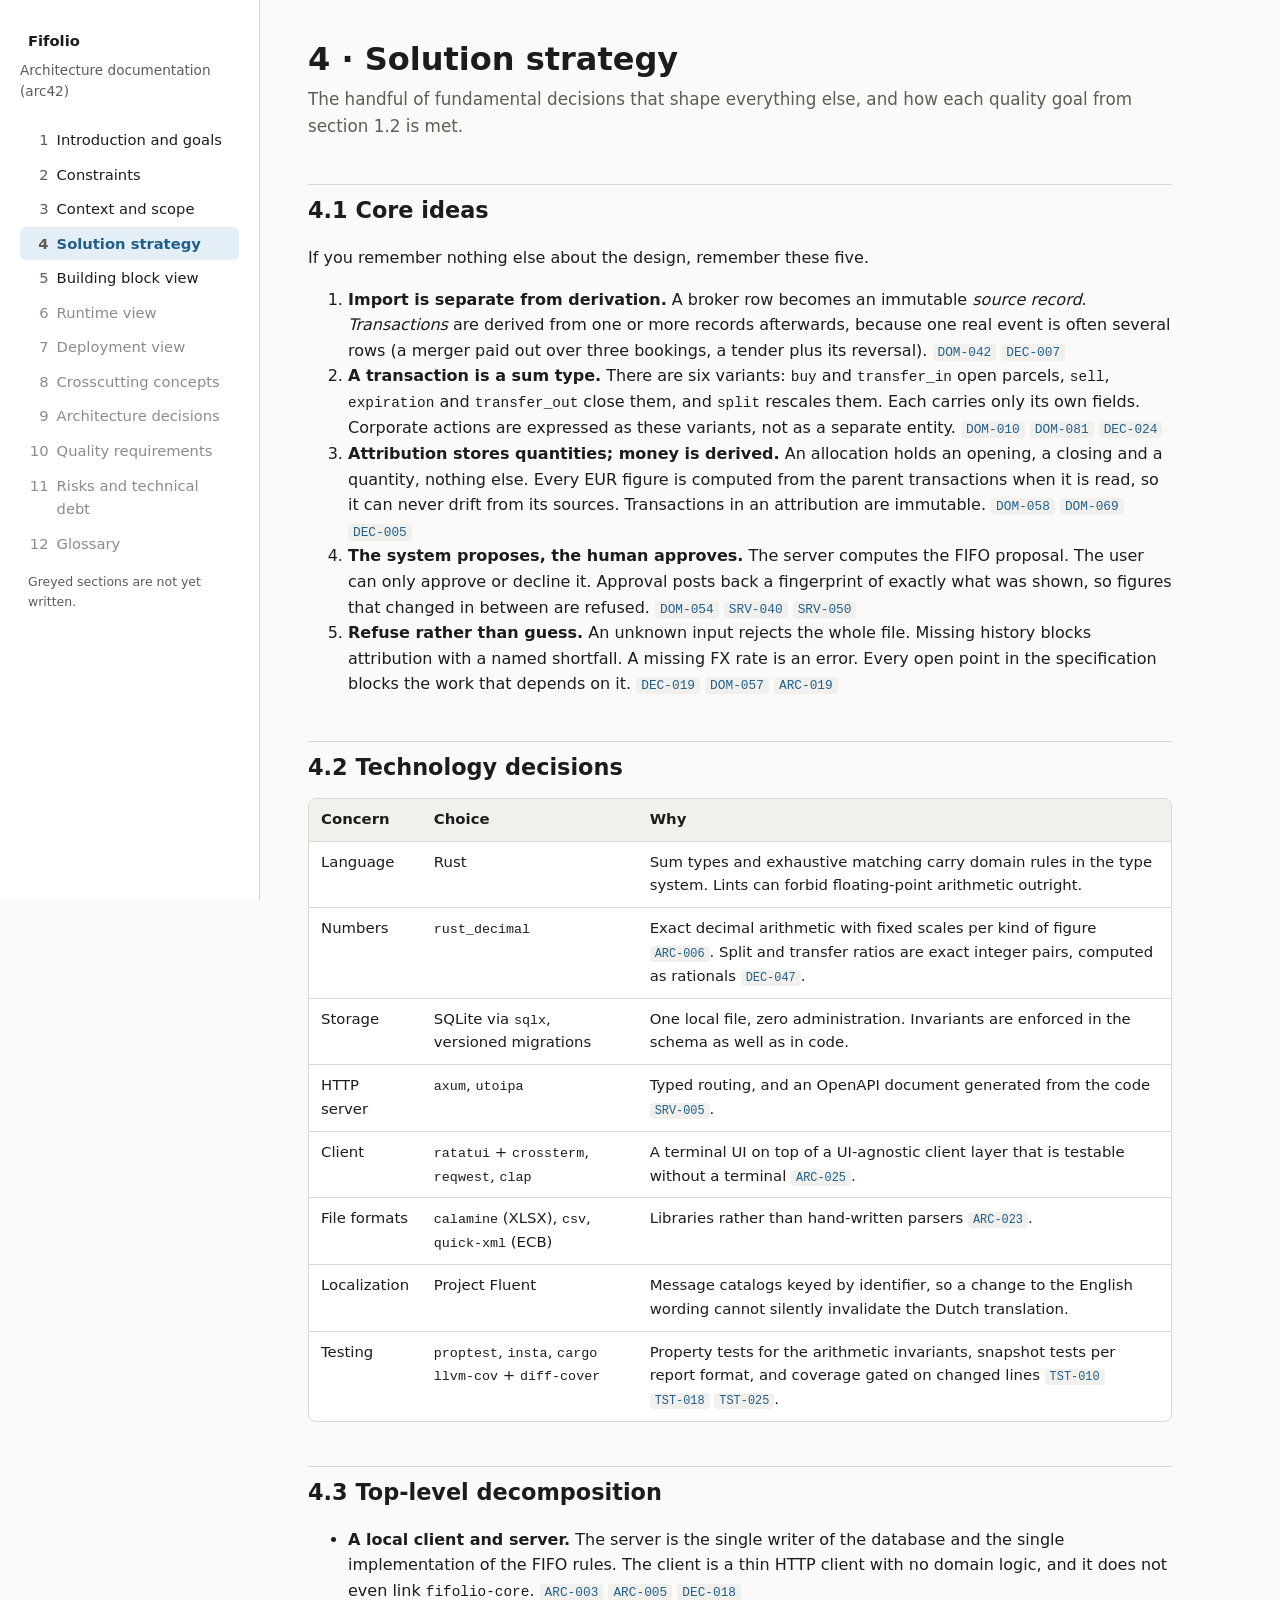
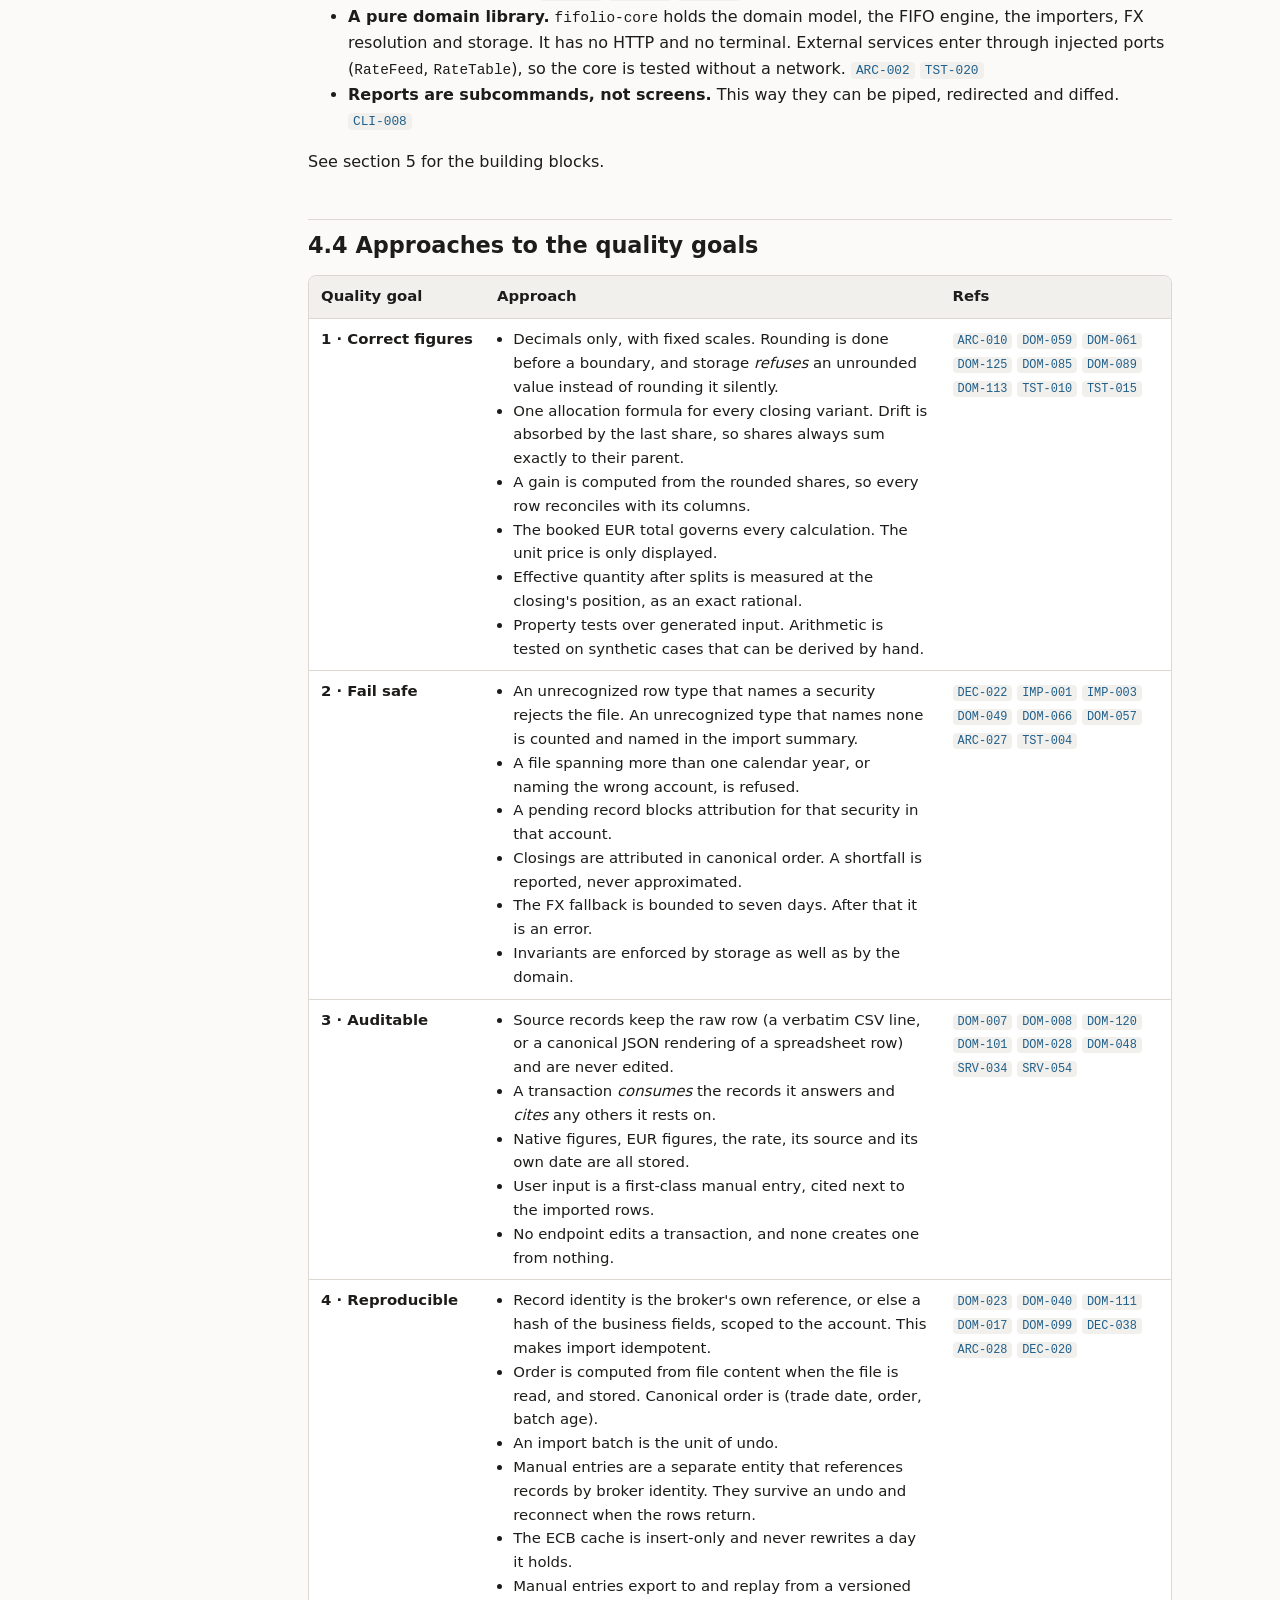
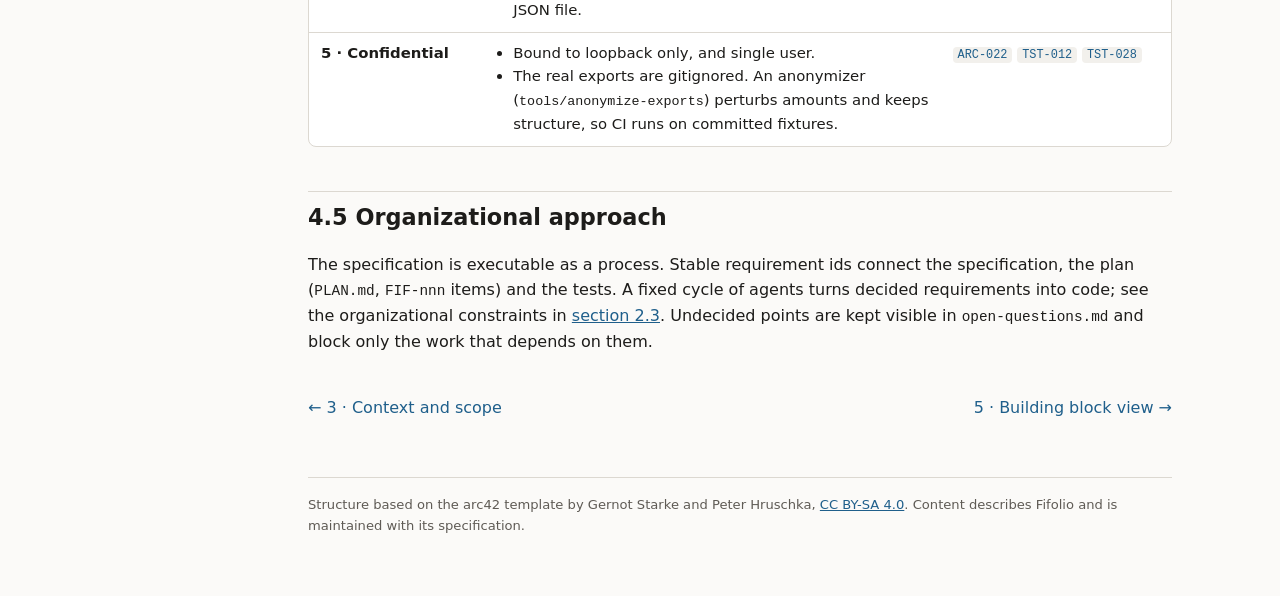
<file: docs/architecture/04-solution-strategy.html>
<!DOCTYPE html>
<html lang="en">
<head>
<meta charset="utf-8">
<meta name="viewport" content="width=device-width, initial-scale=1">
<title>Solution Strategy</title>
<link rel="stylesheet" href="style.css">
</head>
<body>
<div class="layout">
<nav class="sidebar" aria-label="Sections">
  <a class="brand" href="index.html">Fifolio</a>
  <p class="brand-sub">Architecture documentation (arc42)</p>
  <ol>
    <li><a href="01-introduction-and-goals.html"><span class="num">1</span>Introduction and goals</a></li>
    <li><a href="02-constraints.html"><span class="num">2</span>Constraints</a></li>
    <li><a href="03-context-and-scope.html"><span class="num">3</span>Context and scope</a></li>
    <li><a href="04-solution-strategy.html" aria-current="page"><span class="num">4</span>Solution strategy</a></li>
    <li><a href="05-building-block-view.html"><span class="num">5</span>Building block view</a></li>
    <li><span class="todo"><span class="num">6</span>Runtime view</span></li>
    <li><span class="todo"><span class="num">7</span>Deployment view</span></li>
    <li><span class="todo"><span class="num">8</span>Crosscutting concepts</span></li>
    <li><span class="todo"><span class="num">9</span>Architecture decisions</span></li>
    <li><span class="todo"><span class="num">10</span>Quality requirements</span></li>
    <li><span class="todo"><span class="num">11</span>Risks and technical debt</span></li>
    <li><span class="todo"><span class="num">12</span>Glossary</span></li>
  </ol>
  <p class="legend">Greyed sections are not yet written.</p>
</nav>
<main>
  <h1>4 · Solution strategy</h1>
  <p class="lead">The handful of fundamental decisions that shape everything else, and how each quality goal from section 1.2 is met.</p>

  <h2 id="core-ideas">4.1 Core ideas</h2>
  <p>If you remember nothing else about the design, remember these five.</p>
  <ol>
    <li><strong>Import is separate from derivation.</strong> A broker row becomes an immutable <em>source record</em>. <em>Transactions</em> are derived from one or more records afterwards, because one real event is often several rows (a merger paid out over three bookings, a tender plus its reversal). <a class="ref" href="../../design/domain.md">DOM-042</a> <a class="ref" href="../../design/decisions.md">DEC-007</a></li>
    <li><strong>A transaction is a sum type.</strong> There are six variants: <code>buy</code> and <code>transfer_in</code> open parcels, <code>sell</code>, <code>expiration</code> and <code>transfer_out</code> close them, and <code>split</code> rescales them. Each carries only its own fields. Corporate actions are expressed as these variants, not as a separate entity. <a class="ref" href="../../design/domain.md">DOM-010</a> <a class="ref" href="../../design/domain.md">DOM-081</a> <a class="ref" href="../../design/decisions.md">DEC-024</a></li>
    <li><strong>Attribution stores quantities; money is derived.</strong> An allocation holds an opening, a closing and a quantity, nothing else. Every EUR figure is computed from the parent transactions when it is read, so it can never drift from its sources. Transactions in an attribution are immutable. <a class="ref" href="../../design/domain.md">DOM-058</a> <a class="ref" href="../../design/domain.md">DOM-069</a> <a class="ref" href="../../design/decisions.md">DEC-005</a></li>
    <li><strong>The system proposes, the human approves.</strong> The server computes the FIFO proposal. The user can only approve or decline it. Approval posts back a fingerprint of exactly what was shown, so figures that changed in between are refused. <a class="ref" href="../../design/domain.md">DOM-054</a> <a class="ref" href="../../design/server.md">SRV-040</a> <a class="ref" href="../../design/server.md">SRV-050</a></li>
    <li><strong>Refuse rather than guess.</strong> An unknown input rejects the whole file. Missing history blocks attribution with a named shortfall. A missing FX rate is an error. Every open point in the specification blocks the work that depends on it. <a class="ref" href="../../design/decisions.md">DEC-019</a> <a class="ref" href="../../design/domain.md">DOM-057</a> <a class="ref" href="../../design/architecture.md">ARC-019</a></li>
  </ol>

  <h2 id="technology">4.2 Technology decisions</h2>
  <div class="table-wrap"><table>
    <thead><tr><th>Concern</th><th>Choice</th><th>Why</th></tr></thead>
    <tbody>
      <tr><td>Language</td><td>Rust</td><td>Sum types and exhaustive matching carry domain rules in the type system. Lints can forbid floating-point arithmetic outright.</td></tr>
      <tr><td>Numbers</td><td><code>rust_decimal</code></td><td>Exact decimal arithmetic with fixed scales per kind of figure <a class="ref" href="../../design/architecture.md">ARC-006</a>. Split and transfer ratios are exact integer pairs, computed as rationals <a class="ref" href="../../design/decisions.md">DEC-047</a>.</td></tr>
      <tr><td>Storage</td><td>SQLite via <code>sqlx</code>, versioned migrations</td><td>One local file, zero administration. Invariants are enforced in the schema as well as in code.</td></tr>
      <tr><td>HTTP server</td><td><code>axum</code>, <code>utoipa</code></td><td>Typed routing, and an OpenAPI document generated from the code <a class="ref" href="../../design/server.md">SRV-005</a>.</td></tr>
      <tr><td>Client</td><td><code>ratatui</code> + <code>crossterm</code>, <code>reqwest</code>, <code>clap</code></td><td>A terminal UI on top of a UI-agnostic client layer that is testable without a terminal <a class="ref" href="../../design/architecture.md">ARC-025</a>.</td></tr>
      <tr><td>File formats</td><td><code>calamine</code> (XLSX), <code>csv</code>, <code>quick-xml</code> (ECB)</td><td>Libraries rather than hand-written parsers <a class="ref" href="../../design/architecture.md">ARC-023</a>.</td></tr>
      <tr><td>Localization</td><td>Project Fluent</td><td>Message catalogs keyed by identifier, so a change to the English wording cannot silently invalidate the Dutch translation.</td></tr>
      <tr><td>Testing</td><td><code>proptest</code>, <code>insta</code>, <code>cargo llvm-cov</code> + <code>diff-cover</code></td><td>Property tests for the arithmetic invariants, snapshot tests per report format, and coverage gated on changed lines <a class="ref" href="../../design/testing.md">TST-010</a> <a class="ref" href="../../design/testing.md">TST-018</a> <a class="ref" href="../../design/testing.md">TST-025</a>.</td></tr>
    </tbody>
  </table></div>

  <h2 id="decomposition">4.3 Top-level decomposition</h2>
  <ul>
    <li><strong>A local client and server.</strong> The server is the single writer of the database and the single implementation of the FIFO rules. The client is a thin HTTP client with no domain logic, and it does not even link <code>fifolio-core</code>. <a class="ref" href="../../design/architecture.md">ARC-003</a> <a class="ref" href="../../design/architecture.md">ARC-005</a> <a class="ref" href="../../design/decisions.md">DEC-018</a></li>
    <li><strong>A pure domain library.</strong> <code>fifolio-core</code> holds the domain model, the FIFO engine, the importers, FX resolution and storage. It has no HTTP and no terminal. External services enter through injected ports (<code>RateFeed</code>, <code>RateTable</code>), so the core is tested without a network. <a class="ref" href="../../design/architecture.md">ARC-002</a> <a class="ref" href="../../design/testing.md">TST-020</a></li>
    <li><strong>Reports are subcommands, not screens.</strong> This way they can be piped, redirected and diffed. <a class="ref" href="../../design/cli.md">CLI-008</a></li>
  </ul>
  <p>See section 5 for the building blocks.</p>

  <h2 id="quality-approaches">4.4 Approaches to the quality goals</h2>
  <div class="table-wrap"><table>
    <thead><tr><th>Quality goal</th><th>Approach</th><th>Refs</th></tr></thead>
    <tbody>
      <tr>
        <td class="nowrap"><strong>1 · Correct figures</strong></td>
        <td>
          <ul>
            <li>Decimals only, with fixed scales. Rounding is done before a boundary, and storage <em>refuses</em> an unrounded value instead of rounding it silently.</li>
            <li>One allocation formula for every closing variant. Drift is absorbed by the last share, so shares always sum exactly to their parent.</li>
            <li>A gain is computed from the rounded shares, so every row reconciles with its columns.</li>
            <li>The booked EUR total governs every calculation. The unit price is only displayed.</li>
            <li>Effective quantity after splits is measured at the closing's position, as an exact rational.</li>
            <li>Property tests over generated input. Arithmetic is tested on synthetic cases that can be derived by hand.</li>
          </ul>
        </td>
        <td><a class="ref" href="../../design/architecture.md">ARC-010</a> <a class="ref" href="../../design/domain.md">DOM-059</a> <a class="ref" href="../../design/domain.md">DOM-061</a> <a class="ref" href="../../design/domain.md">DOM-125</a> <a class="ref" href="../../design/domain.md">DOM-085</a> <a class="ref" href="../../design/domain.md">DOM-089</a> <a class="ref" href="../../design/domain.md">DOM-113</a> <a class="ref" href="../../design/testing.md">TST-010</a> <a class="ref" href="../../design/testing.md">TST-015</a></td>
      </tr>
      <tr>
        <td class="nowrap"><strong>2 · Fail safe</strong></td>
        <td>
          <ul>
            <li>An unrecognized row type that names a security rejects the file. An unrecognized type that names none is counted and named in the import summary.</li>
            <li>A file spanning more than one calendar year, or naming the wrong account, is refused.</li>
            <li>A pending record blocks attribution for that security in that account.</li>
            <li>Closings are attributed in canonical order. A shortfall is reported, never approximated.</li>
            <li>The FX fallback is bounded to seven days. After that it is an error.</li>
            <li>Invariants are enforced by storage as well as by the domain.</li>
          </ul>
        </td>
        <td><a class="ref" href="../../design/decisions.md">DEC-022</a> <a class="ref" href="../../design/importers.md">IMP-001</a> <a class="ref" href="../../design/importers.md">IMP-003</a> <a class="ref" href="../../design/domain.md">DOM-049</a> <a class="ref" href="../../design/domain.md">DOM-066</a> <a class="ref" href="../../design/domain.md">DOM-057</a> <a class="ref" href="../../design/architecture.md">ARC-027</a> <a class="ref" href="../../design/testing.md">TST-004</a></td>
      </tr>
      <tr>
        <td class="nowrap"><strong>3 · Auditable</strong></td>
        <td>
          <ul>
            <li>Source records keep the raw row (a verbatim CSV line, or a canonical JSON rendering of a spreadsheet row) and are never edited.</li>
            <li>A transaction <em>consumes</em> the records it answers and <em>cites</em> any others it rests on.</li>
            <li>Native figures, EUR figures, the rate, its source and its own date are all stored.</li>
            <li>User input is a first-class manual entry, cited next to the imported rows.</li>
            <li>No endpoint edits a transaction, and none creates one from nothing.</li>
          </ul>
        </td>
        <td><a class="ref" href="../../design/domain.md">DOM-007</a> <a class="ref" href="../../design/domain.md">DOM-008</a> <a class="ref" href="../../design/domain.md">DOM-120</a> <a class="ref" href="../../design/domain.md">DOM-101</a> <a class="ref" href="../../design/domain.md">DOM-028</a> <a class="ref" href="../../design/domain.md">DOM-048</a> <a class="ref" href="../../design/server.md">SRV-034</a> <a class="ref" href="../../design/server.md">SRV-054</a></td>
      </tr>
      <tr>
        <td class="nowrap"><strong>4 · Reproducible</strong></td>
        <td>
          <ul>
            <li>Record identity is the broker's own reference, or else a hash of the business fields, scoped to the account. This makes import idempotent.</li>
            <li>Order is computed from file content when the file is read, and stored. Canonical order is (trade date, order, batch age).</li>
            <li>An import batch is the unit of undo.</li>
            <li>Manual entries are a separate entity that references records by broker identity. They survive an undo and reconnect when the rows return.</li>
            <li>The ECB cache is insert-only and never rewrites a day it holds.</li>
            <li>Manual entries export to and replay from a versioned JSON file.</li>
          </ul>
        </td>
        <td><a class="ref" href="../../design/domain.md">DOM-023</a> <a class="ref" href="../../design/domain.md">DOM-040</a> <a class="ref" href="../../design/domain.md">DOM-111</a> <a class="ref" href="../../design/domain.md">DOM-017</a> <a class="ref" href="../../design/domain.md">DOM-099</a> <a class="ref" href="../../design/decisions.md">DEC-038</a> <a class="ref" href="../../design/architecture.md">ARC-028</a> <a class="ref" href="../../design/decisions.md">DEC-020</a></td>
      </tr>
      <tr>
        <td class="nowrap"><strong>5 · Confidential</strong></td>
        <td>
          <ul>
            <li>Bound to loopback only, and single user.</li>
            <li>The real exports are gitignored. An anonymizer (<code>tools/anonymize-exports</code>) perturbs amounts and keeps structure, so CI runs on committed fixtures.</li>
          </ul>
        </td>
        <td><a class="ref" href="../../design/architecture.md">ARC-022</a> <a class="ref" href="../../design/testing.md">TST-012</a> <a class="ref" href="../../design/testing.md">TST-028</a></td>
      </tr>
    </tbody>
  </table></div>

  <h2 id="organizational">4.5 Organizational approach</h2>
  <p>The specification is executable as a process. Stable requirement ids connect the specification, the plan (<code>PLAN.md</code>, <code>FIF-nnn</code> items) and the tests. A fixed cycle of agents turns decided requirements into code; see the organizational constraints in <a href="02-constraints.html#organizational">section 2.3</a>. Undecided points are kept visible in <code>open-questions.md</code> and block only the work that depends on them.</p>

  <div class="pager">
    <a href="03-context-and-scope.html">← 3 · Context and scope</a>
    <a href="05-building-block-view.html">5 · Building block view →</a>
  </div>

  <footer class="page-footer">
    Structure based on the arc42 template by Gernot Starke and Peter Hruschka, <a href="https://arc42.org/license/">CC BY-SA 4.0</a>. Content describes Fifolio and is maintained with its specification.
  </footer>
</main>
</div>
</body>
</html>
</file>
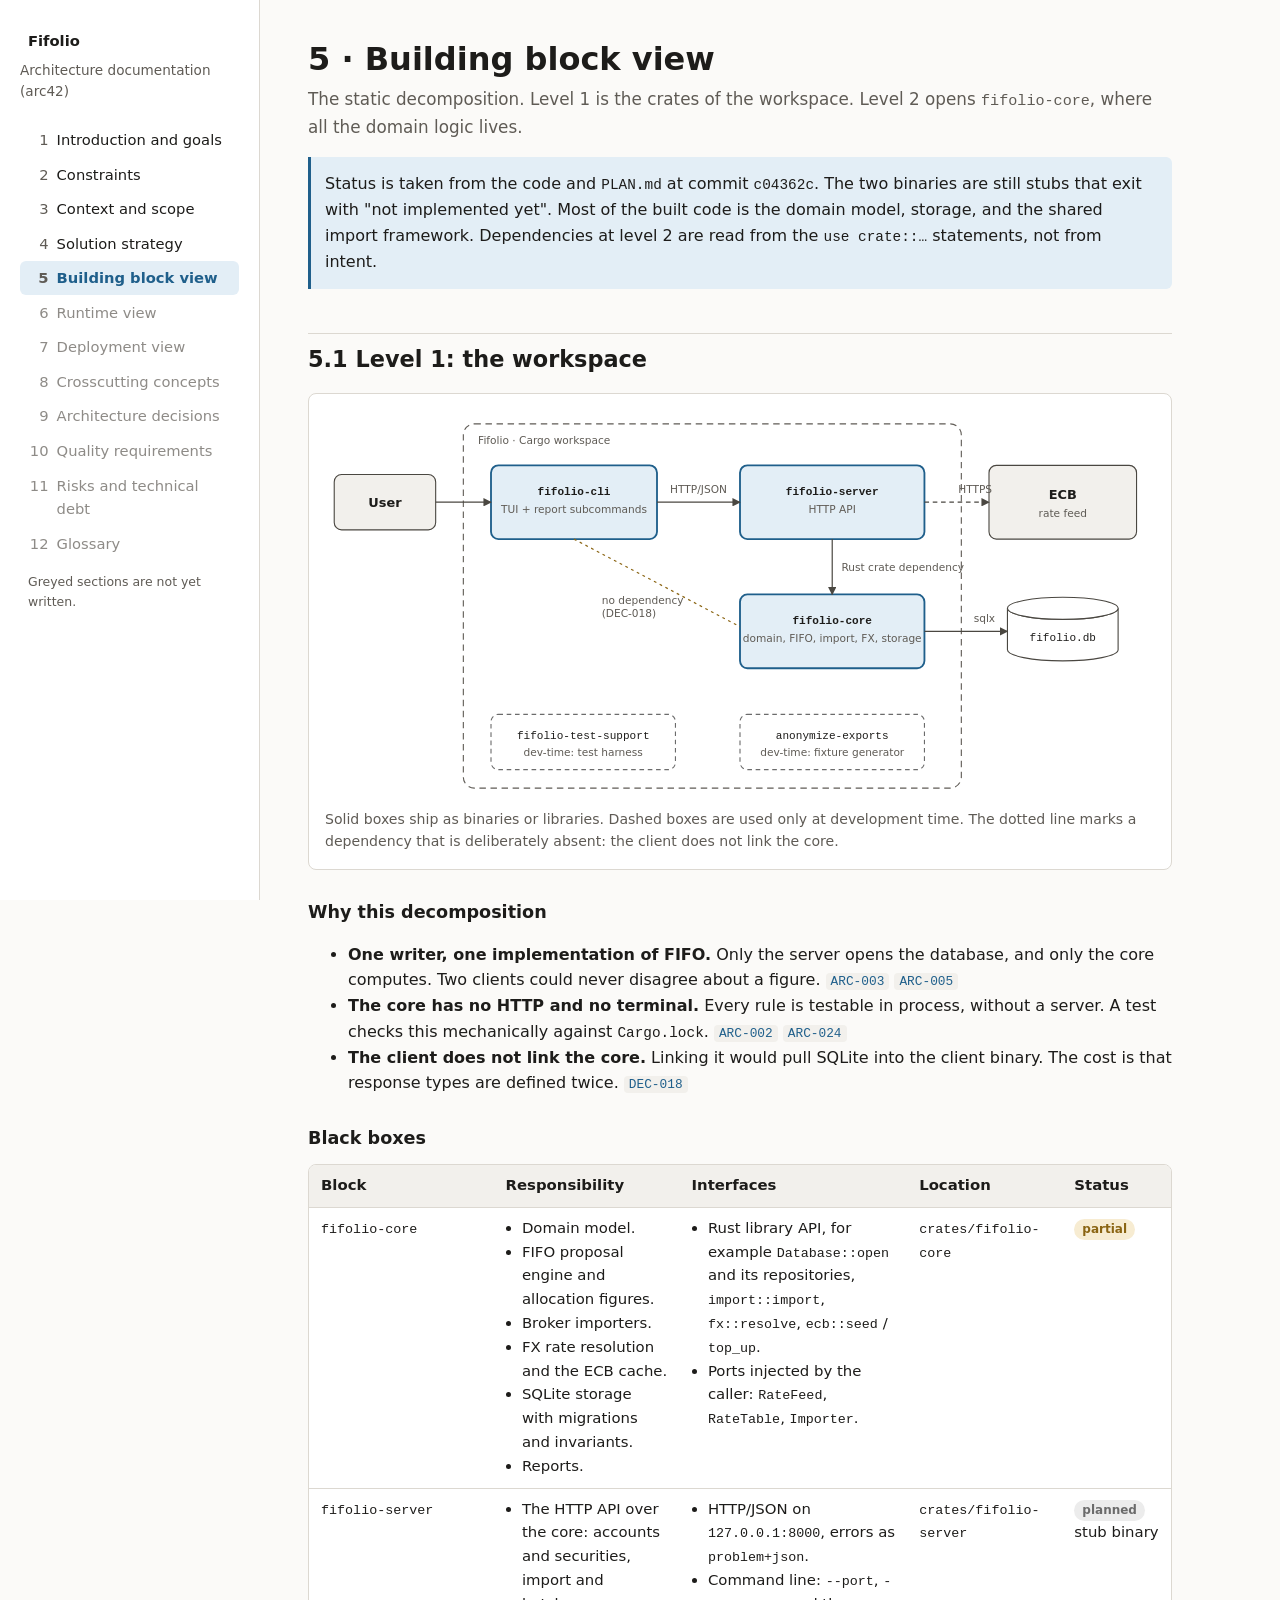
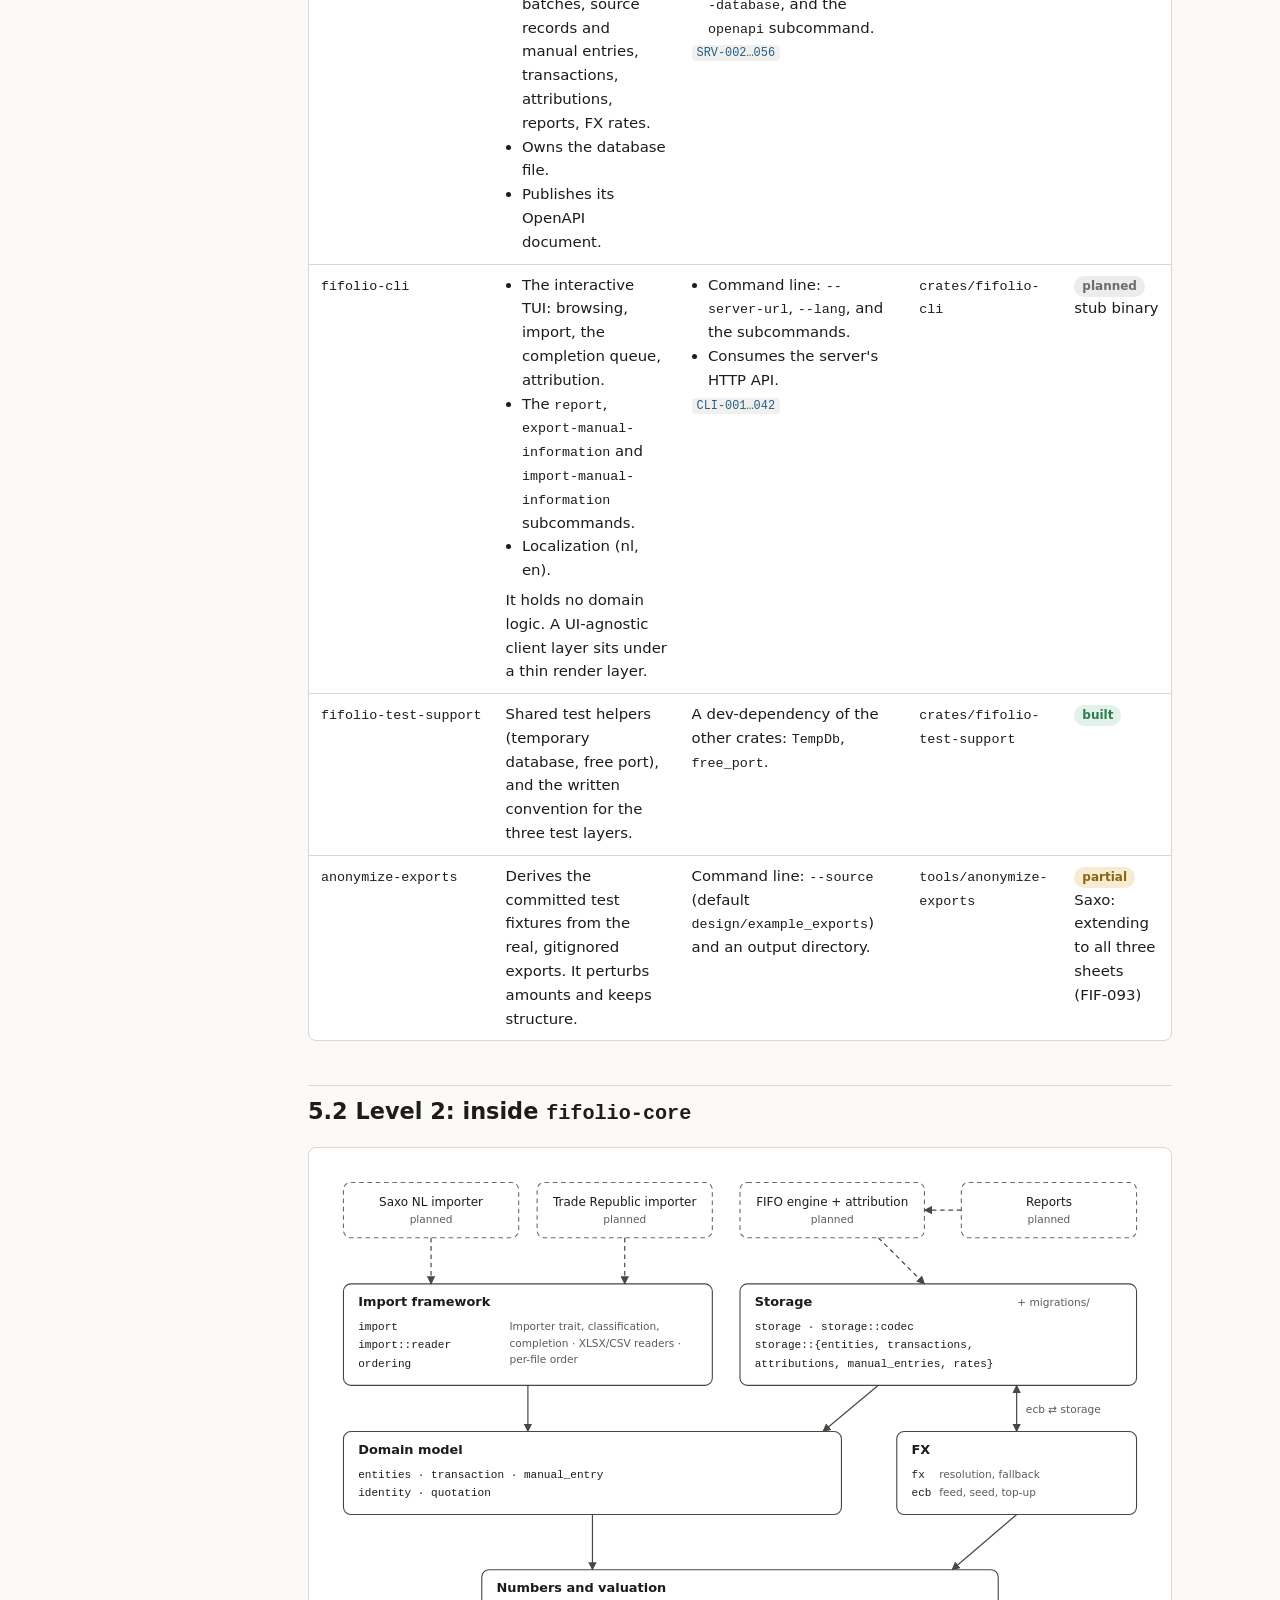
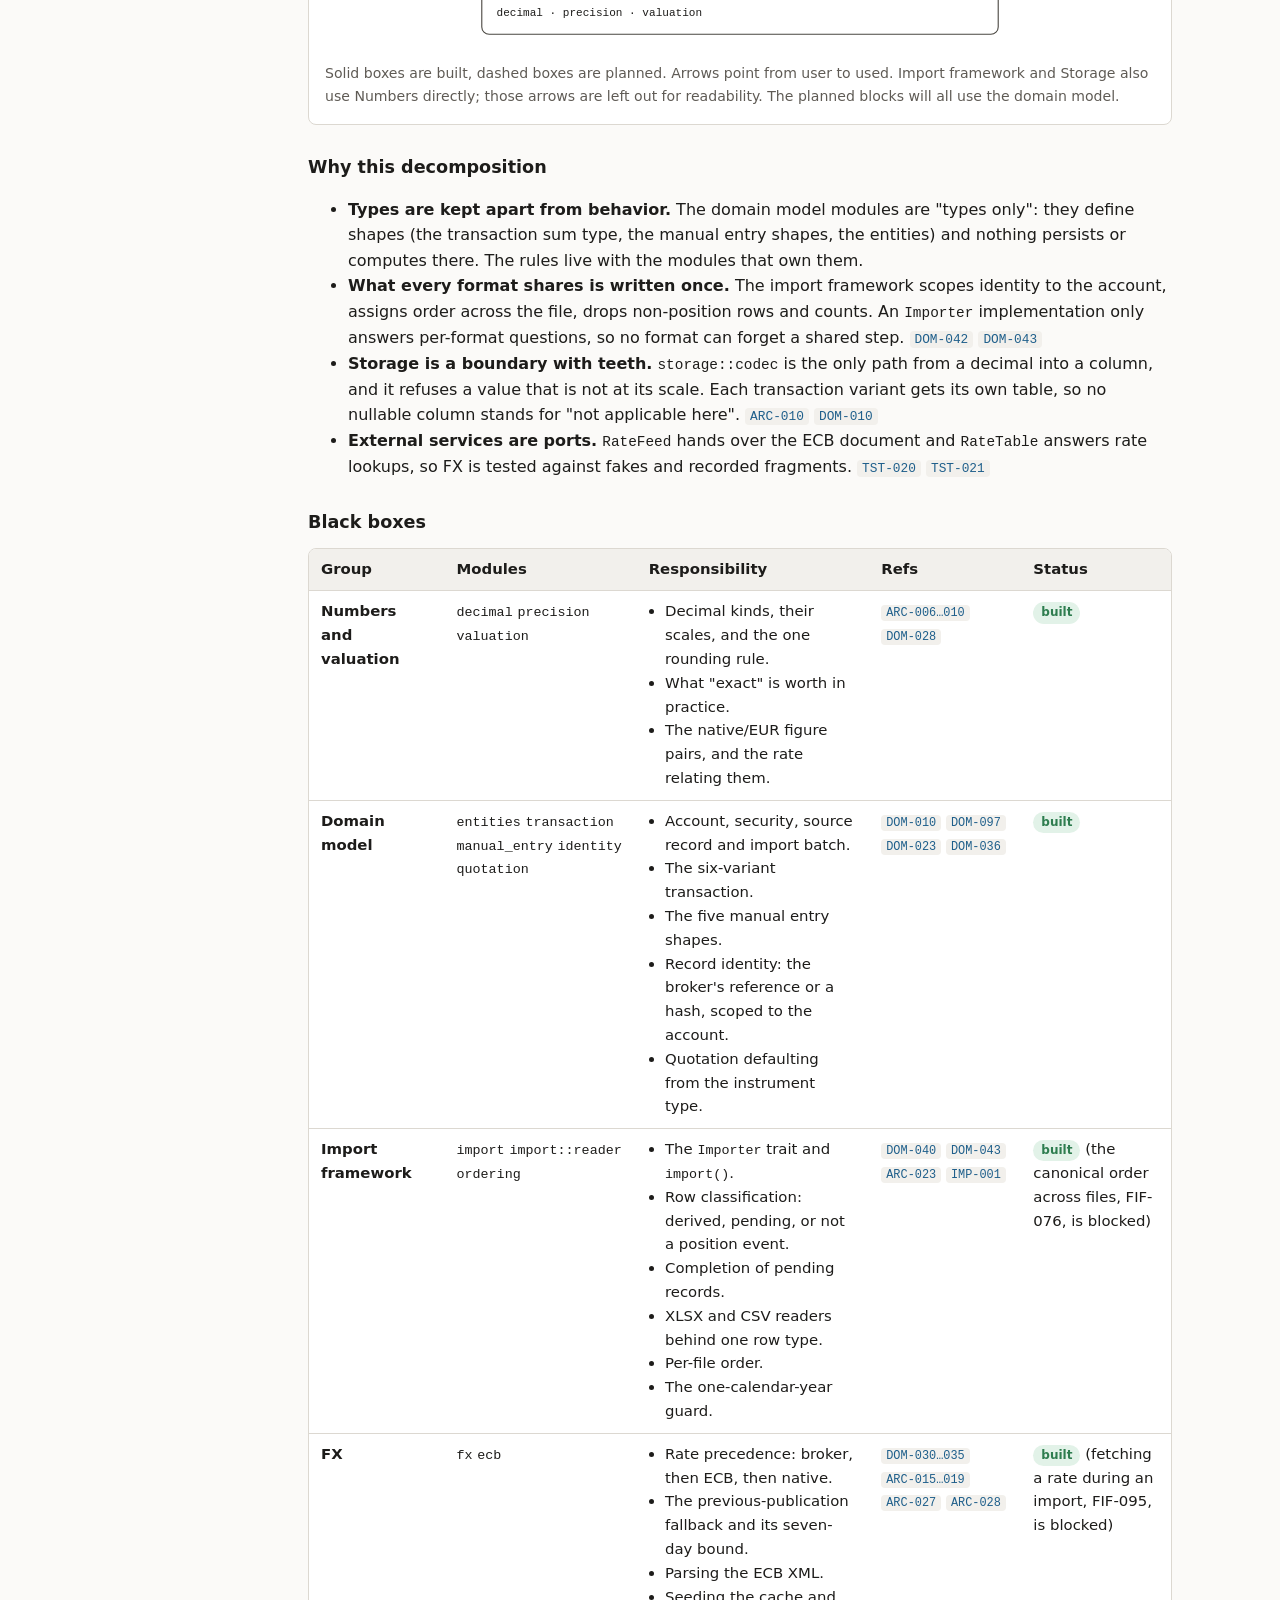
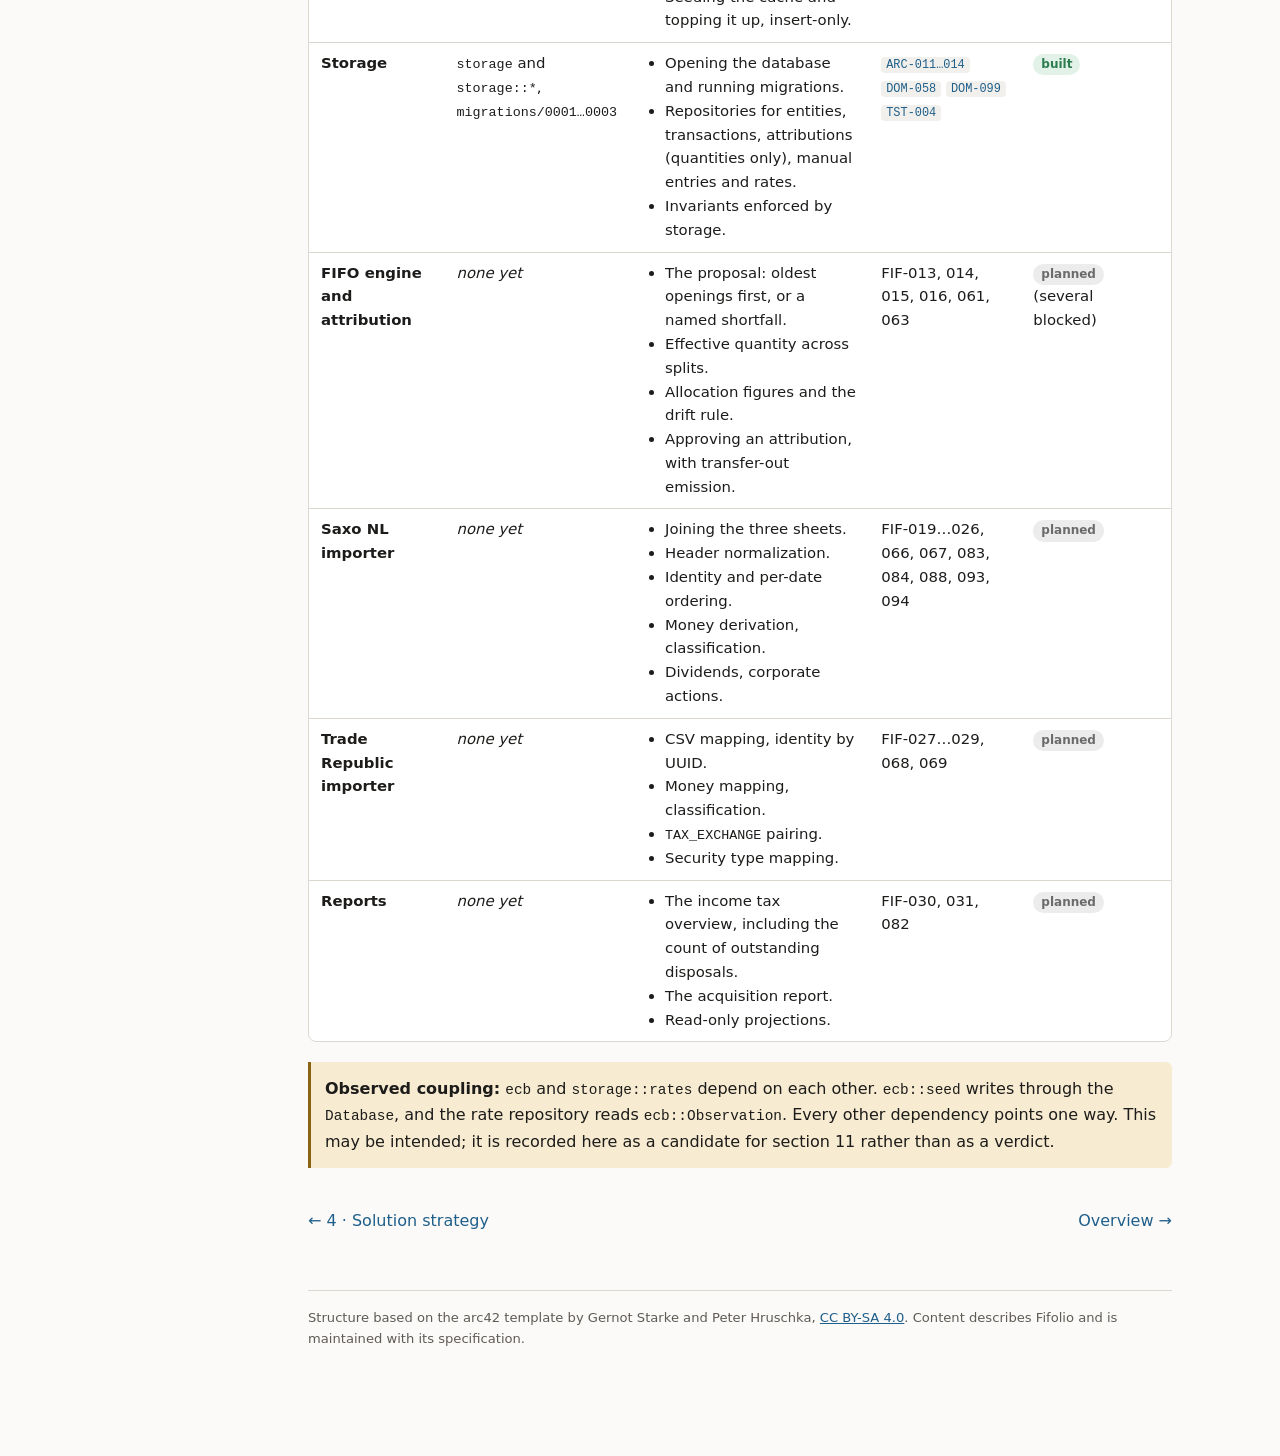
<file: docs/architecture/05-building-block-view.html>
<!DOCTYPE html>
<html lang="en">
<head>
<meta charset="utf-8">
<meta name="viewport" content="width=device-width, initial-scale=1">
<title>Building Block View</title>
<link rel="stylesheet" href="style.css">
</head>
<body>
<div class="layout">
<nav class="sidebar" aria-label="Sections">
  <a class="brand" href="index.html">Fifolio</a>
  <p class="brand-sub">Architecture documentation (arc42)</p>
  <ol>
    <li><a href="01-introduction-and-goals.html"><span class="num">1</span>Introduction and goals</a></li>
    <li><a href="02-constraints.html"><span class="num">2</span>Constraints</a></li>
    <li><a href="03-context-and-scope.html"><span class="num">3</span>Context and scope</a></li>
    <li><a href="04-solution-strategy.html"><span class="num">4</span>Solution strategy</a></li>
    <li><a href="05-building-block-view.html" aria-current="page"><span class="num">5</span>Building block view</a></li>
    <li><span class="todo"><span class="num">6</span>Runtime view</span></li>
    <li><span class="todo"><span class="num">7</span>Deployment view</span></li>
    <li><span class="todo"><span class="num">8</span>Crosscutting concepts</span></li>
    <li><span class="todo"><span class="num">9</span>Architecture decisions</span></li>
    <li><span class="todo"><span class="num">10</span>Quality requirements</span></li>
    <li><span class="todo"><span class="num">11</span>Risks and technical debt</span></li>
    <li><span class="todo"><span class="num">12</span>Glossary</span></li>
  </ol>
  <p class="legend">Greyed sections are not yet written.</p>
</nav>
<main>
  <h1>5 · Building block view</h1>
  <p class="lead">The static decomposition. Level 1 is the crates of the workspace. Level 2 opens <code>fifolio-core</code>, where all the domain logic lives.</p>

  <div class="note">
    <p>Status is taken from the code and <code>PLAN.md</code> at commit <code>c04362c</code>. The two binaries are still stubs that exit with "not implemented yet". Most of the built code is the domain model, storage, and the shared import framework. Dependencies at level 2 are read from the <code>use crate::…</code> statements, not from intent.</p>
  </div>

  <h2 id="level-1">5.1 Level 1: the workspace</h2>

  <figure class="diagram">
    <svg viewBox="0 0 900 420" role="img" aria-labelledby="l1-title">
      <title id="l1-title">Level 1: fifolio-cli calls fifolio-server over HTTP; the server uses fifolio-core, which owns the SQLite database; the CLI does not depend on core</title>
      <defs>
        <marker id="l1-arrow" viewBox="0 0 10 10" refX="9" refY="5" markerWidth="7" markerHeight="7" orient="auto-start-reverse"><path class="arrowhead" d="M0,0 L10,5 L0,10 z"/></marker>
      </defs>

      <!-- User -->
      <rect class="ext" x="10" y="70" width="110" height="60" rx="8"/>
      <text class="title" x="65" y="105" text-anchor="middle">User</text>

      <!-- Boundary -->
      <rect class="boundary" x="150" y="15" width="540" height="395" rx="12"/>
      <text class="small" x="166" y="37">Fifolio · Cargo workspace</text>

      <!-- cli -->
      <rect class="focus" x="180" y="60" width="180" height="80" rx="8"/>
      <text class="title mono" x="270" y="92" text-anchor="middle">fifolio-cli</text>
      <text class="small" x="270" y="112" text-anchor="middle">TUI + report subcommands</text>

      <!-- server -->
      <rect class="focus" x="450" y="60" width="200" height="80" rx="8"/>
      <text class="title mono" x="550" y="92" text-anchor="middle">fifolio-server</text>
      <text class="small" x="550" y="112" text-anchor="middle">HTTP API</text>

      <!-- core -->
      <rect class="focus" x="450" y="200" width="200" height="80" rx="8"/>
      <text class="title mono" x="550" y="232" text-anchor="middle">fifolio-core</text>
      <text class="small" x="550" y="252" text-anchor="middle">domain, FIFO, import, FX, storage</text>

      <!-- dev-time -->
      <rect class="planned-box" x="180" y="330" width="200" height="60" rx="8"/>
      <text class="mono" x="280" y="357" text-anchor="middle">fifolio-test-support</text>
      <text class="small" x="280" y="375" text-anchor="middle">dev-time: test harness</text>
      <rect class="planned-box" x="450" y="330" width="200" height="60" rx="8"/>
      <text class="mono" x="550" y="357" text-anchor="middle">anonymize-exports</text>
      <text class="small" x="550" y="375" text-anchor="middle">dev-time: fixture generator</text>

      <!-- externals -->
      <rect class="ext" x="720" y="60" width="160" height="80" rx="8"/>
      <text class="title" x="800" y="96" text-anchor="middle">ECB</text>
      <text class="small" x="800" y="116" text-anchor="middle">rate feed</text>
      <path class="box" d="M740,215 a60,12 0 0,0 120,0 v45 a60,12 0 0,1 -120,0 z"/>
      <ellipse class="box" cx="800" cy="215" rx="60" ry="12"/>
      <text class="mono" x="800" y="250" text-anchor="middle">fifolio.db</text>

      <!-- edges -->
      <path class="edge" d="M120,100 L180,100" marker-end="url(#l1-arrow)"/>
      <path class="edge" d="M360,100 L450,100" marker-end="url(#l1-arrow)"/>
      <text class="small" x="405" y="90" text-anchor="middle">HTTP/JSON</text>
      <path class="edge" d="M550,140 L550,200" marker-end="url(#l1-arrow)"/>
      <text class="small" x="560" y="175">Rust crate dependency</text>
      <path class="edge" d="M650,240 L740,240" marker-end="url(#l1-arrow)"/>
      <text class="small" x="715" y="230" text-anchor="middle">sqlx</text>
      <path class="edge dashed" d="M650,100 L720,100" marker-end="url(#l1-arrow)"/>
      <text class="small" x="705" y="90" text-anchor="middle">HTTPS</text>

      <!-- forbidden dependency -->
      <path class="forbidden" d="M270,140 L450,235"/>
      <text class="small" x="300" y="210">no dependency</text>
      <text class="small" x="300" y="225">(DEC-018)</text>
    </svg>
    <figcaption>Solid boxes ship as binaries or libraries. Dashed boxes are used only at development time. The dotted line marks a dependency that is deliberately absent: the client does not link the core.</figcaption>
  </figure>

  <h3>Why this decomposition</h3>
  <ul>
    <li><strong>One writer, one implementation of FIFO.</strong> Only the server opens the database, and only the core computes. Two clients could never disagree about a figure. <a class="ref" href="../../design/architecture.md">ARC-003</a> <a class="ref" href="../../design/architecture.md">ARC-005</a></li>
    <li><strong>The core has no HTTP and no terminal.</strong> Every rule is testable in process, without a server. A test checks this mechanically against <code>Cargo.lock</code>. <a class="ref" href="../../design/architecture.md">ARC-002</a> <a class="ref" href="../../design/architecture.md">ARC-024</a></li>
    <li><strong>The client does not link the core.</strong> Linking it would pull SQLite into the client binary. The cost is that response types are defined twice. <a class="ref" href="../../design/decisions.md">DEC-018</a></li>
  </ul>

  <h3>Black boxes</h3>
  <div class="table-wrap"><table>
    <thead><tr><th>Block</th><th>Responsibility</th><th>Interfaces</th><th>Location</th><th>Status</th></tr></thead>
    <tbody>
      <tr>
        <td class="nowrap"><code>fifolio-core</code></td>
        <td>
          <ul>
            <li>Domain model.</li>
            <li>FIFO proposal engine and allocation figures.</li>
            <li>Broker importers.</li>
            <li>FX rate resolution and the ECB cache.</li>
            <li>SQLite storage with migrations and invariants.</li>
            <li>Reports.</li>
          </ul>
        </td>
        <td>
          <ul>
            <li>Rust library API, for example <code>Database::open</code> and its repositories, <code>import::import</code>, <code>fx::resolve</code>, <code>ecb::seed</code> / <code>top_up</code>.</li>
            <li>Ports injected by the caller: <code>RateFeed</code>, <code>RateTable</code>, <code>Importer</code>.</li>
          </ul>
        </td>
        <td><code>crates/fifolio-core</code></td>
        <td><span class="badge partial">partial</span></td>
      </tr>
      <tr>
        <td class="nowrap"><code>fifolio-server</code></td>
        <td>
          <ul>
            <li>The HTTP API over the core: accounts and securities, import and batches, source records and manual entries, transactions, attributions, reports, FX rates.</li>
            <li>Owns the database file.</li>
            <li>Publishes its OpenAPI document.</li>
          </ul>
        </td>
        <td>
          <ul>
            <li>HTTP/JSON on <code>127.0.0.1:8000</code>, errors as <code>problem+json</code>.</li>
            <li>Command line: <code>--port</code>, <code>--database</code>, and the <code>openapi</code> subcommand.</li>
          </ul>
          <a class="ref" href="../../design/server.md">SRV-002…056</a>
        </td>
        <td><code>crates/fifolio-server</code></td>
        <td><span class="badge planned">planned</span> stub binary</td>
      </tr>
      <tr>
        <td class="nowrap"><code>fifolio-cli</code></td>
        <td>
          <ul>
            <li>The interactive TUI: browsing, import, the completion queue, attribution.</li>
            <li>The <code>report</code>, <code>export-manual-information</code> and <code>import-manual-information</code> subcommands.</li>
            <li>Localization (nl, en).</li>
          </ul>
          <p>It holds no domain logic. A UI-agnostic client layer sits under a thin render layer.</p>
        </td>
        <td>
          <ul>
            <li>Command line: <code>--server-url</code>, <code>--lang</code>, and the subcommands.</li>
            <li>Consumes the server's HTTP API.</li>
          </ul>
          <a class="ref" href="../../design/cli.md">CLI-001…042</a>
        </td>
        <td><code>crates/fifolio-cli</code></td>
        <td><span class="badge planned">planned</span> stub binary</td>
      </tr>
      <tr>
        <td class="nowrap"><code>fifolio-test-support</code></td>
        <td>Shared test helpers (temporary database, free port), and the written convention for the three test layers.</td>
        <td>A dev-dependency of the other crates: <code>TempDb</code>, <code>free_port</code>.</td>
        <td><code>crates/fifolio-test-support</code></td>
        <td><span class="badge built">built</span></td>
      </tr>
      <tr>
        <td class="nowrap"><code>anonymize-exports</code></td>
        <td>Derives the committed test fixtures from the real, gitignored exports. It perturbs amounts and keeps structure.</td>
        <td>Command line: <code>--source</code> (default <code>design/example_exports</code>) and an output directory.</td>
        <td><code>tools/anonymize-exports</code></td>
        <td><span class="badge partial">partial</span> Saxo: extending to all three sheets (FIF-093)</td>
      </tr>
    </tbody>
  </table></div>

  <h2 id="level-2-core">5.2 Level 2: inside <code>fifolio-core</code></h2>

  <figure class="diagram">
    <svg viewBox="0 0 900 530" role="img" aria-labelledby="l2-title">
      <title id="l2-title">Level 2: planned importers, FIFO engine and reports above the built import framework, storage, domain model, FX and numbers groups</title>
      <defs>
        <marker id="l2-arrow" viewBox="0 0 10 10" refX="9" refY="5" markerWidth="7" markerHeight="7" orient="auto-start-reverse"><path class="arrowhead" d="M0,0 L10,5 L0,10 z"/></marker>
      </defs>

      <!-- planned row -->
      <rect class="planned-box" x="20" y="20" width="190" height="60" rx="8"/>
      <text x="115" y="46" text-anchor="middle">Saxo NL importer</text>
      <text class="small" x="115" y="64" text-anchor="middle">planned</text>
      <rect class="planned-box" x="230" y="20" width="190" height="60" rx="8"/>
      <text x="325" y="46" text-anchor="middle">Trade Republic importer</text>
      <text class="small" x="325" y="64" text-anchor="middle">planned</text>
      <rect class="planned-box" x="450" y="20" width="200" height="60" rx="8"/>
      <text x="550" y="46" text-anchor="middle">FIFO engine + attribution</text>
      <text class="small" x="550" y="64" text-anchor="middle">planned</text>
      <rect class="planned-box" x="690" y="20" width="190" height="60" rx="8"/>
      <text x="785" y="46" text-anchor="middle">Reports</text>
      <text class="small" x="785" y="64" text-anchor="middle">planned</text>

      <!-- import framework -->
      <rect class="box" x="20" y="130" width="400" height="110" rx="8"/>
      <text class="title" x="36" y="154">Import framework</text>
      <text class="mono" x="36" y="180">import</text>
      <text class="mono" x="36" y="200">import::reader</text>
      <text class="mono" x="36" y="220">ordering</text>
      <text class="small" x="200" y="180">Importer trait, classification,</text>
      <text class="small" x="200" y="198">completion · XLSX/CSV readers ·</text>
      <text class="small" x="200" y="216">per-file order</text>

      <!-- storage -->
      <rect class="box" x="450" y="130" width="430" height="110" rx="8"/>
      <text class="title" x="466" y="154">Storage</text>
      <text class="mono" x="466" y="180">storage · storage::codec</text>
      <text class="mono" x="466" y="200">storage::{entities, transactions,</text>
      <text class="mono" x="466" y="220">  attributions, manual_entries, rates}</text>
      <text class="small" x="790" y="154" text-anchor="middle">+ migrations/</text>

      <!-- domain model -->
      <rect class="box" x="20" y="290" width="540" height="90" rx="8"/>
      <text class="title" x="36" y="314">Domain model</text>
      <text class="mono" x="36" y="340">entities · transaction · manual_entry</text>
      <text class="mono" x="36" y="360">identity · quotation</text>

      <!-- fx -->
      <rect class="box" x="620" y="290" width="260" height="90" rx="8"/>
      <text class="title" x="636" y="314">FX</text>
      <text class="mono" x="636" y="340">fx</text>
      <text class="small" x="666" y="340">resolution, fallback</text>
      <text class="mono" x="636" y="360">ecb</text>
      <text class="small" x="666" y="360">feed, seed, top-up</text>

      <!-- numbers -->
      <rect class="box" x="170" y="440" width="560" height="70" rx="8"/>
      <text class="title" x="186" y="464">Numbers and valuation</text>
      <text class="mono" x="186" y="490">decimal · precision · valuation</text>

      <!-- edges: planned -->
      <path class="edge dashed" d="M115,80 L115,130" marker-end="url(#l2-arrow)"/>
      <path class="edge dashed" d="M325,80 L325,130" marker-end="url(#l2-arrow)"/>
      <path class="edge dashed" d="M600,80 L650,130" marker-end="url(#l2-arrow)"/>
      <path class="edge dashed" d="M690,50 L650,50" marker-end="url(#l2-arrow)"/>

      <!-- edges: built -->
      <path class="edge" d="M220,240 L220,290" marker-end="url(#l2-arrow)"/>
      <path class="edge" d="M600,240 L540,290" marker-end="url(#l2-arrow)"/>
      <path class="edge" d="M750,240 L750,290" marker-start="url(#l2-arrow)" marker-end="url(#l2-arrow)"/>
      <text class="small" x="760" y="270">ecb ⇄ storage</text>
      <path class="edge" d="M290,380 L290,440" marker-end="url(#l2-arrow)"/>
      <path class="edge" d="M750,380 L680,440" marker-end="url(#l2-arrow)"/>
    </svg>
    <figcaption>Solid boxes are built, dashed boxes are planned. Arrows point from user to used. Import framework and Storage also use Numbers directly; those arrows are left out for readability. The planned blocks will all use the domain model.</figcaption>
  </figure>

  <h3>Why this decomposition</h3>
  <ul>
    <li><strong>Types are kept apart from behavior.</strong> The domain model modules are "types only": they define shapes (the transaction sum type, the manual entry shapes, the entities) and nothing persists or computes there. The rules live with the modules that own them.</li>
    <li><strong>What every format shares is written once.</strong> The import framework scopes identity to the account, assigns order across the file, drops non-position rows and counts. An <code>Importer</code> implementation only answers per-format questions, so no format can forget a shared step. <a class="ref" href="../../design/domain.md">DOM-042</a> <a class="ref" href="../../design/domain.md">DOM-043</a></li>
    <li><strong>Storage is a boundary with teeth.</strong> <code>storage::codec</code> is the only path from a decimal into a column, and it refuses a value that is not at its scale. Each transaction variant gets its own table, so no nullable column stands for "not applicable here". <a class="ref" href="../../design/architecture.md">ARC-010</a> <a class="ref" href="../../design/domain.md">DOM-010</a></li>
    <li><strong>External services are ports.</strong> <code>RateFeed</code> hands over the ECB document and <code>RateTable</code> answers rate lookups, so FX is tested against fakes and recorded fragments. <a class="ref" href="../../design/testing.md">TST-020</a> <a class="ref" href="../../design/testing.md">TST-021</a></li>
  </ul>

  <h3>Black boxes</h3>
  <div class="table-wrap"><table>
    <thead><tr><th>Group</th><th>Modules</th><th>Responsibility</th><th>Refs</th><th>Status</th></tr></thead>
    <tbody>
      <tr>
        <td><strong>Numbers and valuation</strong></td>
        <td><code>decimal</code> <code>precision</code> <code>valuation</code></td>
        <td>
          <ul>
            <li>Decimal kinds, their scales, and the one rounding rule.</li>
            <li>What "exact" is worth in practice.</li>
            <li>The native/EUR figure pairs, and the rate relating them.</li>
          </ul>
        </td>
        <td><a class="ref" href="../../design/architecture.md">ARC-006…010</a> <a class="ref" href="../../design/domain.md">DOM-028</a></td>
        <td><span class="badge built">built</span></td>
      </tr>
      <tr>
        <td><strong>Domain model</strong></td>
        <td><code>entities</code> <code>transaction</code> <code>manual_entry</code> <code>identity</code> <code>quotation</code></td>
        <td>
          <ul>
            <li>Account, security, source record and import batch.</li>
            <li>The six-variant transaction.</li>
            <li>The five manual entry shapes.</li>
            <li>Record identity: the broker's reference or a hash, scoped to the account.</li>
            <li>Quotation defaulting from the instrument type.</li>
          </ul>
        </td>
        <td><a class="ref" href="../../design/domain.md">DOM-010</a> <a class="ref" href="../../design/domain.md">DOM-097</a> <a class="ref" href="../../design/domain.md">DOM-023</a> <a class="ref" href="../../design/domain.md">DOM-036</a></td>
        <td><span class="badge built">built</span></td>
      </tr>
      <tr>
        <td><strong>Import framework</strong></td>
        <td><code>import</code> <code>import::reader</code> <code>ordering</code></td>
        <td>
          <ul>
            <li>The <code>Importer</code> trait and <code>import()</code>.</li>
            <li>Row classification: derived, pending, or not a position event.</li>
            <li>Completion of pending records.</li>
            <li>XLSX and CSV readers behind one row type.</li>
            <li>Per-file order.</li>
            <li>The one-calendar-year guard.</li>
          </ul>
        </td>
        <td><a class="ref" href="../../design/domain.md">DOM-040</a> <a class="ref" href="../../design/domain.md">DOM-043</a> <a class="ref" href="../../design/architecture.md">ARC-023</a> <a class="ref" href="../../design/importers.md">IMP-001</a></td>
        <td><span class="badge built">built</span> (the canonical order across files, FIF-076, is blocked)</td>
      </tr>
      <tr>
        <td><strong>FX</strong></td>
        <td><code>fx</code> <code>ecb</code></td>
        <td>
          <ul>
            <li>Rate precedence: broker, then ECB, then native.</li>
            <li>The previous-publication fallback and its seven-day bound.</li>
            <li>Parsing the ECB XML.</li>
            <li>Seeding the cache and topping it up, insert-only.</li>
          </ul>
        </td>
        <td><a class="ref" href="../../design/domain.md">DOM-030…035</a> <a class="ref" href="../../design/architecture.md">ARC-015…019</a> <a class="ref" href="../../design/architecture.md">ARC-027</a> <a class="ref" href="../../design/architecture.md">ARC-028</a></td>
        <td><span class="badge built">built</span> (fetching a rate during an import, FIF-095, is blocked)</td>
      </tr>
      <tr>
        <td><strong>Storage</strong></td>
        <td><code>storage</code> and <code>storage::*</code>, <code>migrations/0001…0003</code></td>
        <td>
          <ul>
            <li>Opening the database and running migrations.</li>
            <li>Repositories for entities, transactions, attributions (quantities only), manual entries and rates.</li>
            <li>Invariants enforced by storage.</li>
          </ul>
        </td>
        <td><a class="ref" href="../../design/architecture.md">ARC-011…014</a> <a class="ref" href="../../design/domain.md">DOM-058</a> <a class="ref" href="../../design/domain.md">DOM-099</a> <a class="ref" href="../../design/testing.md">TST-004</a></td>
        <td><span class="badge built">built</span></td>
      </tr>
      <tr>
        <td><strong>FIFO engine and attribution</strong></td>
        <td><em>none yet</em></td>
        <td>
          <ul>
            <li>The proposal: oldest openings first, or a named shortfall.</li>
            <li>Effective quantity across splits.</li>
            <li>Allocation figures and the drift rule.</li>
            <li>Approving an attribution, with transfer-out emission.</li>
          </ul>
        </td>
        <td>FIF-013, 014, 015, 016, 061, 063</td>
        <td><span class="badge planned">planned</span> (several blocked)</td>
      </tr>
      <tr>
        <td><strong>Saxo NL importer</strong></td>
        <td><em>none yet</em></td>
        <td>
          <ul>
            <li>Joining the three sheets.</li>
            <li>Header normalization.</li>
            <li>Identity and per-date ordering.</li>
            <li>Money derivation, classification.</li>
            <li>Dividends, corporate actions.</li>
          </ul>
        </td>
        <td>FIF-019…026, 066, 067, 083, 084, 088, 093, 094</td>
        <td><span class="badge planned">planned</span></td>
      </tr>
      <tr>
        <td><strong>Trade Republic importer</strong></td>
        <td><em>none yet</em></td>
        <td>
          <ul>
            <li>CSV mapping, identity by UUID.</li>
            <li>Money mapping, classification.</li>
            <li><code>TAX_EXCHANGE</code> pairing.</li>
            <li>Security type mapping.</li>
          </ul>
        </td>
        <td>FIF-027…029, 068, 069</td>
        <td><span class="badge planned">planned</span></td>
      </tr>
      <tr>
        <td><strong>Reports</strong></td>
        <td><em>none yet</em></td>
        <td>
          <ul>
            <li>The income tax overview, including the count of outstanding disposals.</li>
            <li>The acquisition report.</li>
            <li>Read-only projections.</li>
          </ul>
        </td>
        <td>FIF-030, 031, 082</td>
        <td><span class="badge planned">planned</span></td>
      </tr>
    </tbody>
  </table></div>

  <div class="note warn">
    <p><strong>Observed coupling:</strong> <code>ecb</code> and <code>storage::rates</code> depend on each other. <code>ecb::seed</code> writes through the <code>Database</code>, and the rate repository reads <code>ecb::Observation</code>. Every other dependency points one way. This may be intended; it is recorded here as a candidate for section 11 rather than as a verdict.</p>
  </div>

  <div class="pager">
    <a href="04-solution-strategy.html">← 4 · Solution strategy</a>
    <a href="index.html">Overview →</a>
  </div>

  <footer class="page-footer">
    Structure based on the arc42 template by Gernot Starke and Peter Hruschka, <a href="https://arc42.org/license/">CC BY-SA 4.0</a>. Content describes Fifolio and is maintained with its specification.
  </footer>
</main>
</div>
</body>
</html>
</file>
<file: docs/architecture/style.css>
/* Shared stylesheet for the arc42 pages. No build step, no external assets: the pages open
   straight from the file system. */

:root {
  --bg: #fbfaf8;
  --surface: #ffffff;
  --surface-2: #f2f0ec;
  --text: #1d1c1a;
  --muted: #5f5b55;
  --border: #dcd8d1;
  --accent: #1f5f8b;
  --accent-soft: #e3eef6;
  --built: #2e7d4f;
  --built-soft: #e2f2e8;
  --partial: #8a6412;
  --partial-soft: #f7ecd2;
  --planned: #6b6b6b;
  --planned-soft: #ececec;
  --diagram-box: #ffffff;
  --diagram-focus: #e3eef6;
  --diagram-ext: #f2f0ec;
  --diagram-line: #4a4741;
  --mono: ui-monospace, "SF Mono", "Cascadia Code", "JetBrains Mono", Menlo, Consolas, monospace;
  --sans: system-ui, -apple-system, "Segoe UI", Roboto, "Helvetica Neue", Arial, sans-serif;
}

@media (prefers-color-scheme: dark) {
  :root:not([data-theme="light"]) {
    --bg: #161615;
    --surface: #1f1f1d;
    --surface-2: #272724;
    --text: #e9e6e0;
    --muted: #a39e95;
    --border: #3a3935;
    --accent: #7db8e0;
    --accent-soft: #1d3345;
    --built: #74c79a;
    --built-soft: #1d3326;
    --partial: #e0b560;
    --partial-soft: #3a2f16;
    --planned: #a8a8a8;
    --planned-soft: #2c2c2a;
    --diagram-box: #1f1f1d;
    --diagram-focus: #1d3345;
    --diagram-ext: #272724;
    --diagram-line: #bdb8ae;
  }
}

:root[data-theme="dark"] {
  --bg: #161615;
  --surface: #1f1f1d;
  --surface-2: #272724;
  --text: #e9e6e0;
  --muted: #a39e95;
  --border: #3a3935;
  --accent: #7db8e0;
  --accent-soft: #1d3345;
  --built: #74c79a;
  --built-soft: #1d3326;
  --partial: #e0b560;
  --partial-soft: #3a2f16;
  --planned: #a8a8a8;
  --planned-soft: #2c2c2a;
  --diagram-box: #1f1f1d;
  --diagram-focus: #1d3345;
  --diagram-ext: #272724;
  --diagram-line: #bdb8ae;
}

* { box-sizing: border-box; }

html { -webkit-text-size-adjust: 100%; }

body {
  margin: 0;
  background: var(--bg);
  color: var(--text);
  font: 16px/1.6 var(--sans);
}

a { color: var(--accent); }
a:hover { text-decoration-thickness: 2px; }

code, .mono { font-family: var(--mono); font-size: 0.9em; }

/* Layout: sidebar on wide screens, stacked on narrow ones. */
.layout {
  display: grid;
  grid-template-columns: 260px minmax(0, 1fr);
  min-height: 100vh;
}

.sidebar {
  position: sticky;
  top: 0;
  align-self: start;
  height: 100vh;
  overflow-y: auto;
  padding: 24px 20px;
  border-right: 1px solid var(--border);
  background: var(--surface);
}

.brand {
  display: block;
  font-weight: 700;
  font-size: 1.1rem;
  color: var(--text);
  text-decoration: none;
  margin-bottom: 2px;
}
.brand-sub { color: var(--muted); font-size: 0.85rem; margin: 0 0 20px; }

.sidebar ol { list-style: none; margin: 0; padding: 0; }
.sidebar li { margin: 1px 0; }
.sidebar a, .sidebar span.todo {
  display: flex;
  gap: 8px;
  padding: 5px 8px;
  border-radius: 6px;
  font-size: 0.92rem;
  text-decoration: none;
  color: var(--text);
}
.sidebar a:hover { background: var(--surface-2); }
.sidebar a[aria-current="page"] { background: var(--accent-soft); color: var(--accent); font-weight: 600; }
.sidebar .num { color: var(--muted); min-width: 1.4em; text-align: right; font-variant-numeric: tabular-nums; }
.sidebar span.todo { color: var(--muted); cursor: default; opacity: 0.7; }
.sidebar .legend { color: var(--muted); font-size: 0.78rem; margin: 12px 8px 0; }

main {
  max-width: 960px;
  padding: 40px 48px 64px;
}

h1 { font-size: 2rem; line-height: 1.2; margin: 0 0 8px; }
h2 { font-size: 1.4rem; margin: 44px 0 12px; padding-top: 8px; border-top: 1px solid var(--border); }
h3 { font-size: 1.1rem; margin: 28px 0 8px; }
.lead { color: var(--muted); font-size: 1.05rem; margin-top: 0; }

/* Tables scroll inside their own box so the page never scrolls sideways. */
.table-wrap { overflow-x: auto; margin: 12px 0 20px; border: 1px solid var(--border); border-radius: 8px; background: var(--surface); }
table { border-collapse: collapse; width: 100%; font-size: 0.93rem; }
th, td { text-align: left; vertical-align: top; padding: 9px 12px; border-bottom: 1px solid var(--border); }
th { background: var(--surface-2); font-weight: 600; white-space: nowrap; }
tr:last-child td { border-bottom: none; }
td.nowrap { white-space: nowrap; }
td ul { margin: 0; padding-left: 1.1em; }
td p { margin: 6px 0 0; }

.ref {
  font-family: var(--mono);
  font-size: 0.8em;
  white-space: nowrap;
  padding: 1px 5px;
  border-radius: 4px;
  background: var(--surface-2);
  text-decoration: none;
}
.ref:hover { text-decoration: underline; }

.badge {
  display: inline-block;
  font-size: 0.75rem;
  font-weight: 600;
  padding: 1px 8px;
  border-radius: 999px;
  white-space: nowrap;
}
.badge.built { color: var(--built); background: var(--built-soft); }
.badge.partial { color: var(--partial); background: var(--partial-soft); }
.badge.planned { color: var(--planned); background: var(--planned-soft); }

.note {
  border-left: 3px solid var(--accent);
  background: var(--accent-soft);
  padding: 10px 14px;
  border-radius: 0 6px 6px 0;
  margin: 16px 0;
}
.note.warn { border-left-color: var(--partial); background: var(--partial-soft); }
.note p { margin: 4px 0; }

.cards { display: grid; grid-template-columns: repeat(auto-fill, minmax(240px, 1fr)); gap: 12px; margin: 16px 0; }
.card { display: block; padding: 14px 16px; border: 1px solid var(--border); border-radius: 8px; background: var(--surface); text-decoration: none; color: var(--text); }
a.card:hover { border-color: var(--accent); }
.card strong { display: block; margin-bottom: 4px; }
.card span { color: var(--muted); font-size: 0.9rem; }
.card.todo { color: var(--muted); background: transparent; border-style: dashed; }

/* Diagrams: inline SVG styled from the tokens above, so they follow the theme. */
figure.diagram { margin: 16px 0 24px; padding: 16px; border: 1px solid var(--border); border-radius: 8px; background: var(--surface); overflow-x: auto; }
figure.diagram svg { display: block; width: 100%; height: auto; min-width: 620px; }
figure.diagram figcaption { color: var(--muted); font-size: 0.88rem; margin-top: 10px; }
svg text { fill: var(--text); font-family: var(--sans); font-size: 13px; }
svg .title { font-weight: 700; font-size: 14px; }
svg .small { font-size: 11.5px; fill: var(--muted); }
svg .mono { font-family: var(--mono); font-size: 12px; }
svg .box { fill: var(--diagram-box); stroke: var(--diagram-line); stroke-width: 1.2; }
svg .focus { fill: var(--diagram-focus); stroke: var(--accent); stroke-width: 2; }
svg .ext { fill: var(--diagram-ext); stroke: var(--diagram-line); stroke-width: 1.2; }
svg .planned-box { fill: none; stroke: var(--planned); stroke-width: 1.2; stroke-dasharray: 5 4; }
svg .boundary { fill: none; stroke: var(--muted); stroke-width: 1.2; stroke-dasharray: 7 5; }
svg .edge { fill: none; stroke: var(--diagram-line); stroke-width: 1.3; }
svg .edge.dashed { stroke-dasharray: 5 4; }
svg .forbidden { fill: none; stroke: var(--partial); stroke-width: 1.3; stroke-dasharray: 3 4; }
svg .arrowhead { fill: var(--diagram-line); }
svg .label-bg { fill: var(--surface); }

footer.page-footer { margin-top: 56px; padding-top: 16px; border-top: 1px solid var(--border); color: var(--muted); font-size: 0.82rem; }
.pager { display: flex; justify-content: space-between; gap: 12px; margin-top: 40px; }
.pager a { text-decoration: none; }

@media (max-width: 820px) {
  .layout { grid-template-columns: 1fr; }
  .sidebar { position: static; height: auto; border-right: none; border-bottom: 1px solid var(--border); padding: 16px; }
  .sidebar ol { display: grid; grid-template-columns: minmax(0, 1fr) minmax(0, 1fr); gap: 0 8px; }
  main { overflow-wrap: anywhere; }
  .ref { white-space: normal; }
  main { padding: 24px 16px 48px; }
  h1 { font-size: 1.6rem; }
}
</file>
